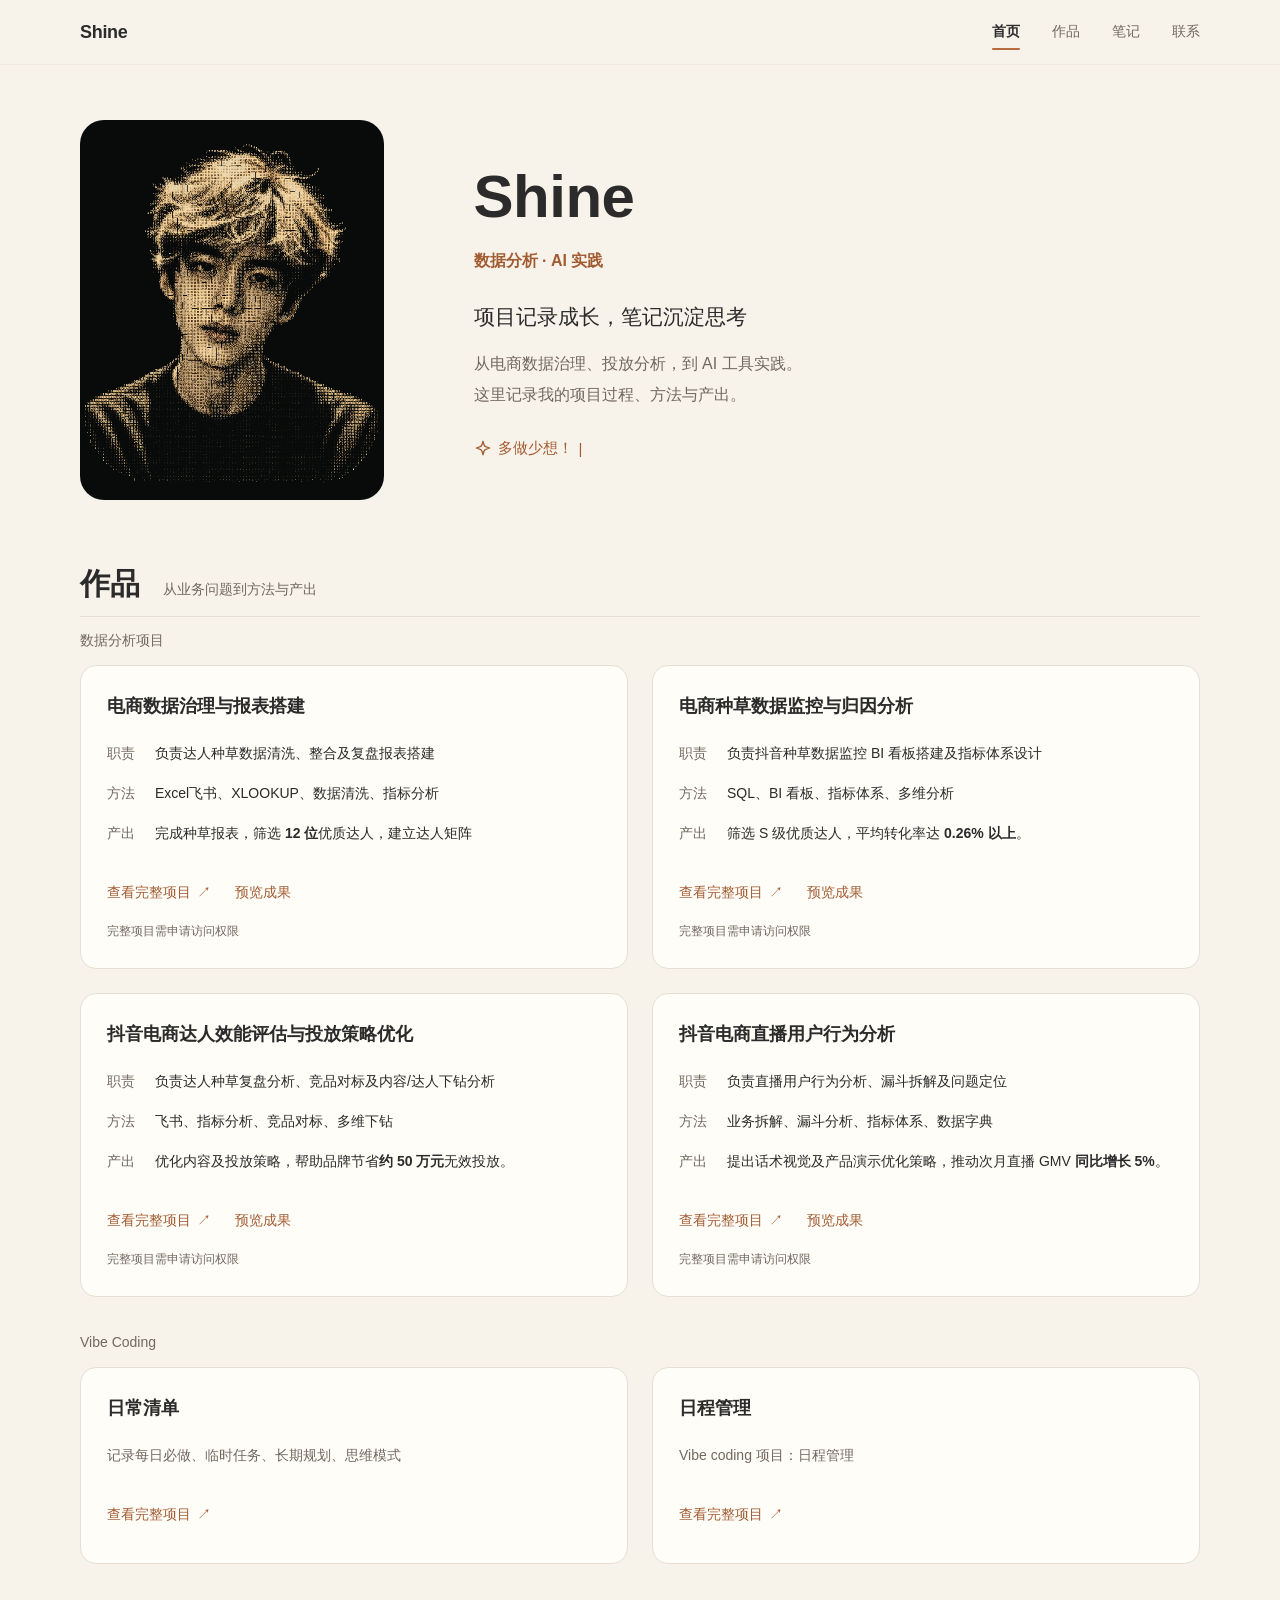
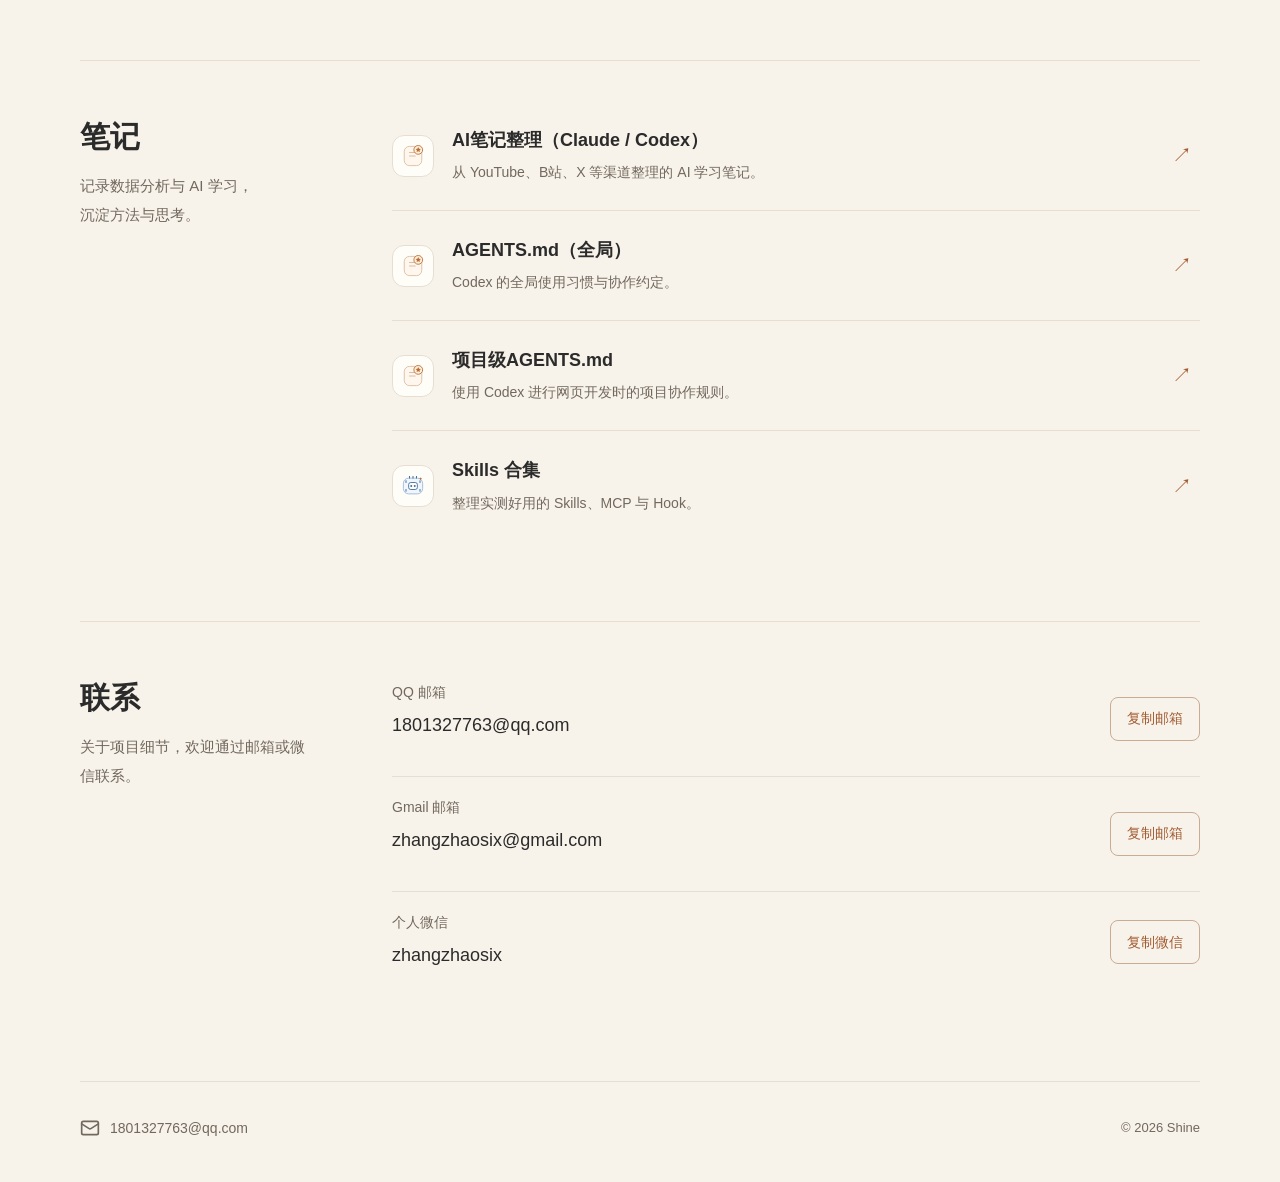
<file: code/index.html>
<!DOCTYPE html>
<html lang="zh-CN">
<head>
  <meta charset="UTF-8">
  <meta name="viewport" content="width=device-width, initial-scale=1.0">
  <title>Shine · 作品集</title>
  <script>
    (() => {
      const entry = performance.getEntriesByType('navigation')[0];
      window.__shineReload = entry ? entry.type === 'reload' : performance.navigation?.type === 1;
      window.__shineBackForward = entry ? entry.type === 'back_forward' : performance.navigation?.type === 2;
      if ('scrollRestoration' in history) history.scrollRestoration = window.__shineReload ? 'manual' : 'auto';
      if (!window.__shineReload) return;
      // 刷新从首屏重新开始；正常直达锚点和历史返回沿用浏览器行为。
      document.documentElement.style.overflowAnchor = 'none';
      if (location.hash) history.replaceState(history.state, '', location.pathname + location.search);
      window.scrollTo({ top: 0, left: 0, behavior: 'instant' });
      window.addEventListener('pagehide', () => { history.scrollRestoration = 'auto'; });
    })();
  </script>
  <link rel="icon" href="data:,">
  <link rel="stylesheet" href="css/style.css?v=20261029-2">
  <link rel="stylesheet" href="css/project-preview.css?v=20261029-4">
  <link rel="stylesheet" href="css/home-motion.css?v=20261029-1">
</head>
<body class="home-body">
  <a class="skip-link" href="#featuredSection">跳到作品</a>
  <!-- 导航栏 -->
  <nav class="navbar" aria-label="主导航">
    <div class="nav-inner">
      <a href="#home" class="nav-logo">Shine</a>
      <div class="nav-links">
        <a href="#home" class="nav-item active" aria-current="location">首页</a>
        <a href="#featuredSection" class="nav-item">作品</a>
        <a href="#notesSection" class="nav-item">笔记</a>
        <a href="#contactSection" class="nav-item">联系</a>
      </div>
    </div>
  </nav>

  <main class="home-page" id="home">
    <!-- Hero 首屏 -->
    <section class="hero-section" aria-labelledby="heroName">
      <div class="hero-portrait" role="img" aria-label="暖金色 ASCII 字符人物头像">
        <picture>
          <source srcset="assets/images/ascii-avatar.webp" type="image/webp">
          <img src="assets/images/ascii-avatar.png" width="1122" height="1402" alt="" aria-hidden="true" class="hero-portrait-image" fetchpriority="high">
        </picture>
        <canvas id="asciiPortrait" width="1122" height="1402" aria-hidden="true"></canvas>
      </div>
      <div class="hero-intro">
        <h1 class="hero-name" id="heroName">Shine</h1>
        <p class="hero-focus">数据分析 · AI 实践</p>
        <p class="hero-tagline">
          项目记录成长，笔记沉淀思考
        </p>
        <p class="hero-description">
          从电商数据治理、投放分析，到 AI 工具实践。<br>
          这里记录我的项目过程、方法与产出。
        </p>

        <!-- 打字机轮播 -->
        <div class="typewriter-wrapper" aria-label="多做少想，持续行动">
          <span class="typewriter-prefix" aria-hidden="true">
            <svg class="typewriter-prefix-icon" viewBox="0 0 24 24" fill="none" stroke="currentColor" stroke-width="1.7" stroke-linecap="round" stroke-linejoin="round">
              <path d="m12 3 1.2 4.3a4.7 4.7 0 0 0 3.3 3.3L21 12l-4.5 1.4a4.7 4.7 0 0 0-3.3 3.3L12 21l-1.2-4.3a4.7 4.7 0 0 0-3.3-3.3L3 12l4.5-1.4a4.7 4.7 0 0 0 3.3-3.3L12 3Z"/>
            </svg>
          </span>
          <span class="typewriter-text" id="typewriterText" aria-hidden="true">多做少想！</span>
          <span class="typewriter-cursor" aria-hidden="true">|</span>
        </div>
      </div>
    </section>

    <!-- 作品 -->
    <section class="home-works home-block" id="featuredSection" aria-labelledby="worksHeading" tabindex="-1">
      <!-- 由 JS 动态渲染 -->
    </section>

    <!-- 笔记 -->
    <section class="home-notes home-block" id="notesSection" aria-labelledby="notesHeading">
      <!-- 由 JS 动态渲染 -->
    </section>

    <section class="home-contact home-block" id="contactSection" aria-labelledby="contactHeading">
      <div class="home-section-intro reveal">
        <h2 id="contactHeading">联系</h2>
        <p>关于项目细节，欢迎通过邮箱或微信联系。</p>
      </div>
      <div class="contact-list reveal">
        <div class="contact-row">
          <div class="contact-details">
            <span class="contact-label">QQ 邮箱</span>
            <a id="contactQqEmail" class="contact-value contact-value-link" href="mailto:1801327763@qq.com">1801327763@qq.com</a>
          </div>
          <button type="button" class="btn btn-outline contact-copy" data-copy-target="contactQqEmail" data-copy-label="QQ 邮箱" aria-label="复制 QQ 邮箱">复制邮箱</button>
        </div>
        <div class="contact-row">
          <div class="contact-details">
            <span class="contact-label">Gmail 邮箱</span>
            <a id="contactGmail" class="contact-value contact-value-link" href="mailto:zhangzhaosix@gmail.com">zhangzhaosix@gmail.com</a>
          </div>
          <button type="button" class="btn btn-outline contact-copy" data-copy-target="contactGmail" data-copy-label="Gmail 邮箱" aria-label="复制 Gmail 邮箱">复制邮箱</button>
        </div>
        <div class="contact-row">
          <div class="contact-details">
            <span class="contact-label">个人微信</span>
            <span id="contactWechat" class="contact-value">zhangzhaosix</span>
          </div>
          <button type="button" class="btn btn-outline contact-copy" data-copy-target="contactWechat" data-copy-label="微信号" aria-label="复制微信号">复制微信</button>
        </div>
        <p id="contactCopyStatus" class="contact-copy-status" role="status" aria-live="polite"></p>
      </div>
    </section>
  </main>

    <footer class="contact-section home-footer">
      <div class="contact-inner">
        <a href="mailto:1801327763@qq.com" class="contact-link" title="发送邮件">
          <svg width="20" height="20" viewBox="0 0 24 24" fill="none" stroke="currentColor" stroke-width="2" stroke-linecap="round" stroke-linejoin="round" aria-hidden="true"><rect x="2" y="4" width="20" height="16" rx="2"></rect><path d="m22 7-8.97 5.7a1.94 1.94 0 0 1-2.06 0L2 7"></path></svg>
          <span>1801327763@qq.com</span>
        </a>
        <span class="contact-copyright">© 2026 Shine</span>
      </div>
    </footer>

  <script src="js/firebase-portfolio.js"></script>
  <script src="js/project-text.js?v=20261029-2"></script>
  <script src="js/project-preview.js?v=20261029-9"></script>
  <script src="js/home-motion.js?v=20261029-1"></script>
  <script src="js/app.js?v=20261029-2"></script>
  <script src="js/contact.js"></script>
  <script src="js/ascii-avatar.js?v=20261026-2"></script>
</body>
</html>
</file>
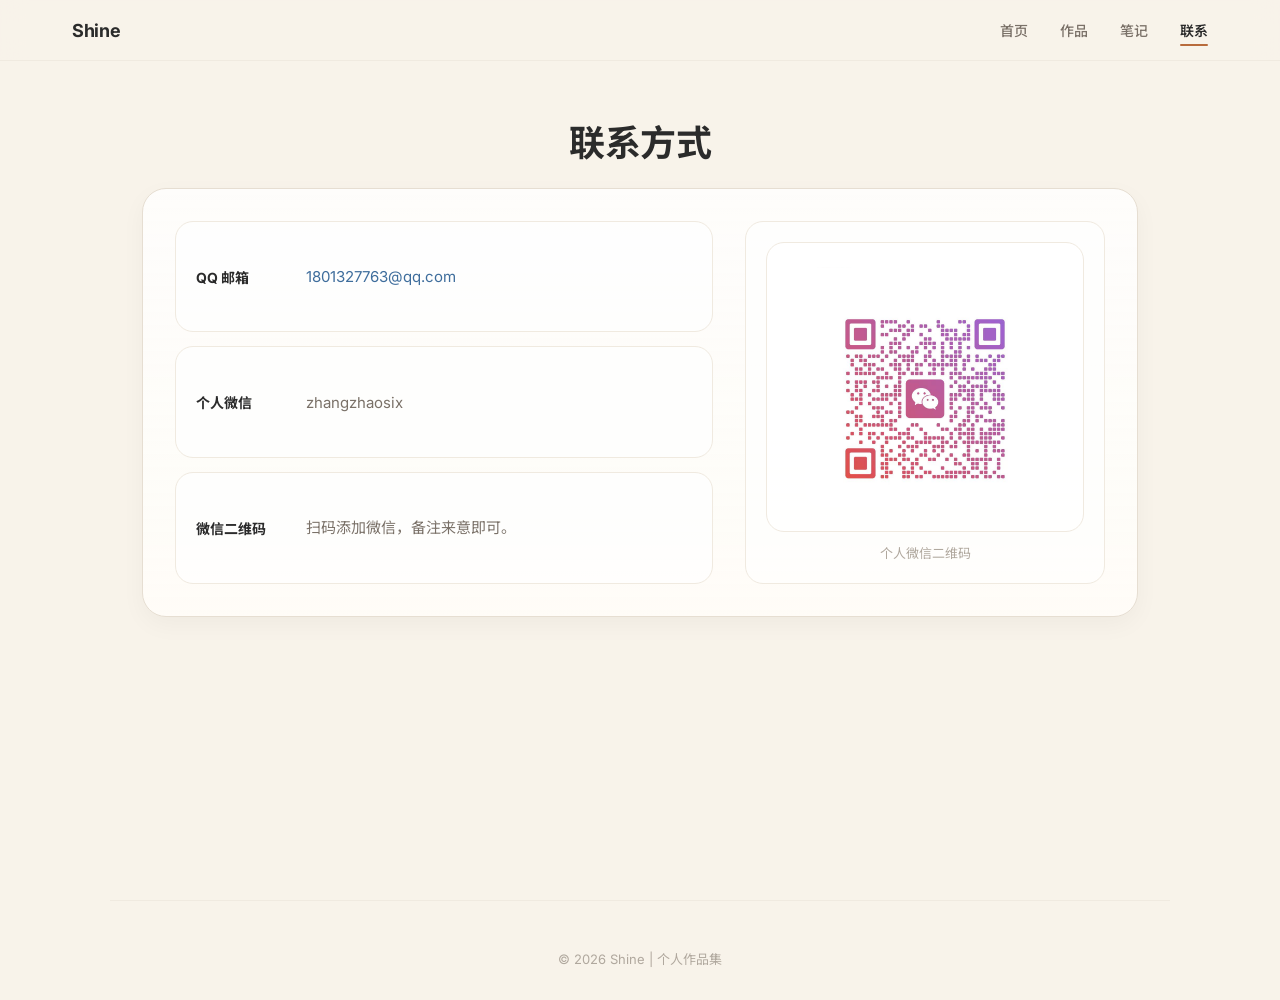
<file: contact.html>
<!DOCTYPE html>
<html lang="zh-CN">
<head>
  <meta charset="UTF-8">
  <meta name="viewport" content="width=device-width, initial-scale=1.0">
  <title>联系方式 - Shine</title>
  <link rel="preconnect" href="https://fonts.googleapis.com">
  <link rel="preconnect" href="https://fonts.gstatic.com" crossorigin>
  <link rel="stylesheet" href="css/style.css">
</head>
<body>
  <nav class="navbar">
    <div class="nav-inner">
      <a href="index.html" class="nav-logo">Shine</a>
      <div class="nav-links">
        <a href="index.html" class="nav-item">首页</a>
        <a href="works.html" class="nav-item">作品</a>
        <a href="notes.html" class="nav-item">笔记</a>
        <a href="contact.html" class="nav-item active">联系</a>
      </div>
    </div>
  </nav>

  <main class="contact-page">
    <section class="contact-hero fade-in">
      <h1 class="contact-title">联系方式</h1>
    </section>

    <section class="contact-panel">
      <div class="contact-panel-inner">
        <div class="contact-list">
          <div class="contact-row">
            <span class="contact-label">QQ 邮箱</span>
            <a class="contact-value contact-value-link" href="mailto:1801327763@qq.com">1801327763@qq.com</a>
          </div>

          <div class="contact-row">
            <span class="contact-label">个人微信</span>
            <span class="contact-value">zhangzhaosix</span>
          </div>

          <div class="contact-row contact-row-compact">
            <span class="contact-label">微信二维码</span>
            <p class="contact-text">扫码添加微信，备注来意即可。</p>
          </div>
        </div>

        <figure class="contact-qr-card">
          <div class="contact-qr-frame">
            <img src="assets/contact/wechat-qr.jpg" alt="个人微信二维码" class="contact-qr-image">
          </div>
          <figcaption class="contact-qr-caption">个人微信二维码</figcaption>
        </figure>
      </div>
    </section>
  </main>

  <div class="footer">
    <span>© 2026 Shine | 个人作品集</span>
  </div>
</body>
</html>
</file>
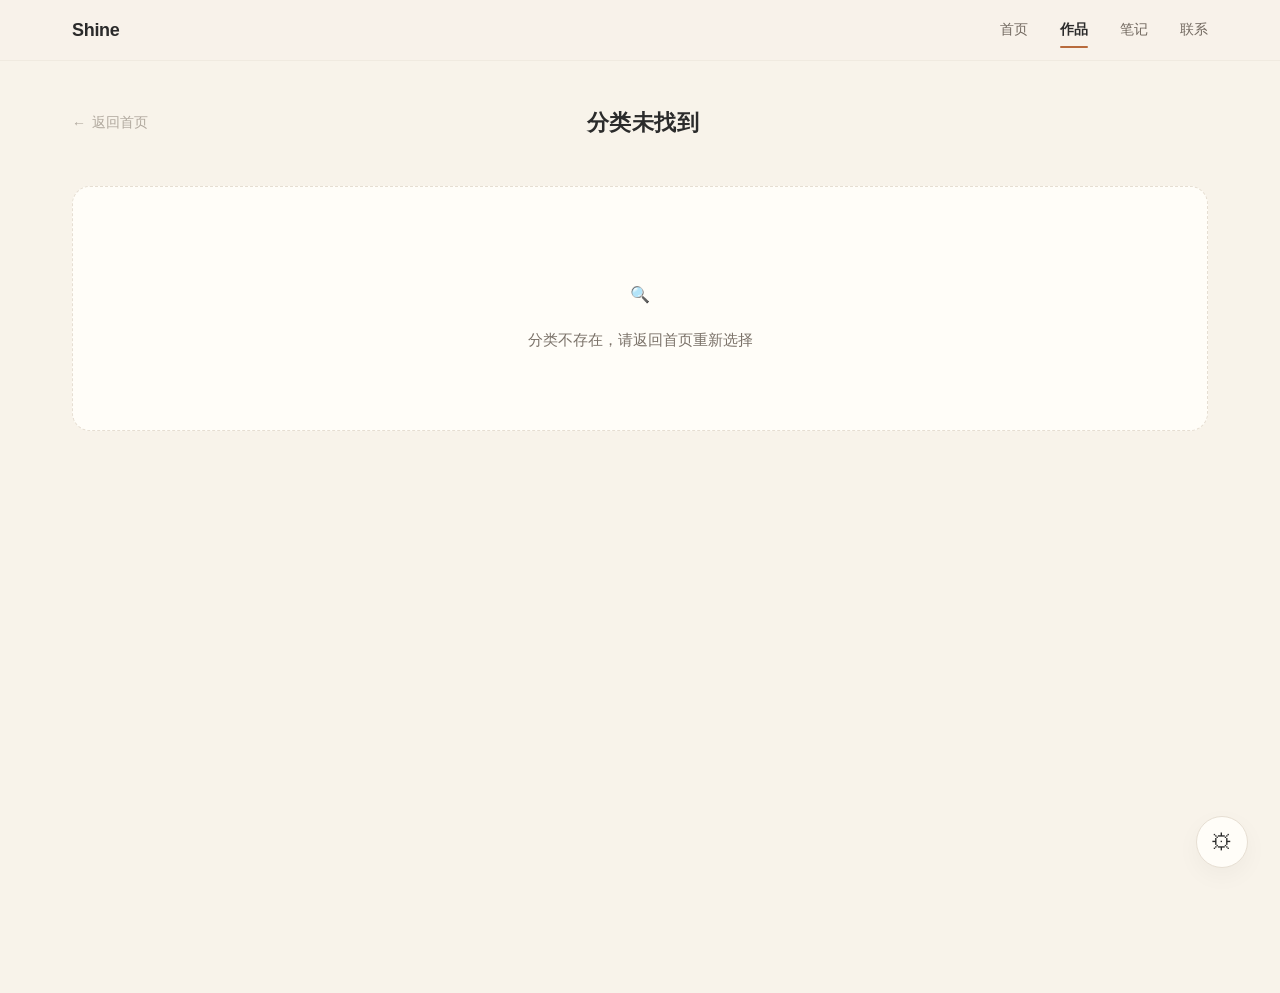
<file: code/category.html>
<!DOCTYPE html>
<html lang="zh-CN">
<head>
  <meta charset="UTF-8">
  <meta name="viewport" content="width=device-width, initial-scale=1.0">
  <title>作品分类 · Shine</title>
  <link rel="icon" href="data:,">
  <link rel="stylesheet" href="css/style.css?v=20261029-2">
</head>
<body>
  <!-- 导航栏 -->
  <nav class="navbar">
    <div class="nav-inner">
      <a href="index.html" class="nav-logo">Shine</a>
      <div class="nav-links">
        <a href="index.html" class="nav-item">首页</a>
        <a href="works.html" class="nav-item active" aria-current="page">作品</a>
        <a href="notes.html" class="nav-item">笔记</a>
        <a href="contact.html" class="nav-item">联系</a>
      </div>
    </div>
  </nav>

  <div class="category-page">
    <!-- 页面头部 -->
    <div class="category-header">
      <a href="index.html" class="back-link">
        <span>←</span> 返回首页
      </a>
      <h2 class="category-title" id="categoryTitle">加载中...</h2>
      <div style="width:70px;"></div>
    </div>

    <!-- 作品网格 -->
    <div class="project-grid" id="projectGrid">
      <!-- 由 JS 动态渲染 -->
    </div>
  </div>

  <!-- 浮动管理按钮 -->
  <button class="fab" id="fabManage" title="管理模式">⚙</button>
  <button class="fab-add" id="fabAdd" title="添加作品">+</button>
  <button class="fab-folder" id="fabFolder" title="新建分组">📁</button>

  <!-- 密码验证模态框 -->
  <button class="back-to-top" id="backToTop" title="Back To Top">
    <svg width="20" height="20" viewBox="0 0 24 24" fill="none" stroke="currentColor" stroke-width="2.5" stroke-linecap="round" stroke-linejoin="round"><polyline points="18 15 12 9 6 15"/></svg>
  </button>
  <div class="toast-container" id="toastContainer"></div>

  <div class="modal-overlay" id="passwordModal">
    <div class="modal-box" style="max-width:380px;">
      <div class="modal-title" style="text-align:center;">管理员登录</div>
      <p class="admin-network-notice">管理和发布需要连接云端，请先开启 VPN。普通浏览无需开启。</p>
      <div class="modal-body">
        <label class="field-label" for="inputLoginEmail">登录邮箱</label>
        <input type="email" class="input-field" id="inputLoginEmail" value="1801327763@qq.com" readonly style="font-size:15px;">
        <label class="field-label" for="inputLoginPassword">登录密码</label>
        <input type="password" class="input-field" id="inputLoginPassword" placeholder="请输入密码" autocomplete="current-password" style="text-align:center;font-size:18px;letter-spacing:4px;">
        <p id="loginError" class="field-error" style="display:none;">登录失败，请检查邮箱 / 密码或 Firebase 配置。</p>
      </div>
      <div class="modal-footer" style="justify-content:center;">
        <button class="btn btn-outline" id="btnPwdCancel">取消</button>
        <button class="btn btn-solid" id="btnPwdConfirm">确认</button>
      </div>
    </div>
  </div>

  <!-- 添加/编辑模态框 -->
  <div class="modal-overlay" id="formModal">
    <div class="modal-box">
      <div class="modal-title" id="formModalTitle">添加作品</div>
      <div class="modal-body">
        <label class="field-label" for="inputName">作品名称</label>
        <input type="text" class="input-field" id="inputName" placeholder="作品名称" maxlength="50">
        <label class="field-label" for="inputUrl">作品网址</label>
        <input type="text" class="input-field" id="inputUrl" placeholder="作品网址（可选）" maxlength="500">
        <label class="field-label" for="inputDesc">作品简介</label>
        <textarea class="input-field" id="inputDesc" placeholder="作品简介" maxlength="200" rows="3"></textarea>
        <label class="field-label" for="inputTags">标签</label>
        <input type="text" class="input-field" id="inputTags" placeholder="用逗号分隔，例如：数据分析, BI" maxlength="200">
        <label class="field-label" for="selectStatus">状态</label>
        <select class="input-field" id="selectStatus">
          <option value="已完成">已完成</option>
          <option value="进行中">进行中</option>
          <option value="迭代中">迭代中</option>
          <option value="待补充">待补充</option>
        </select>
        <p class="field-helper">标签会按逗号拆分后保存到 Firestore，状态为固定枚举值。</p>
        <p id="formError" class="field-error" style="display:none;">保存失败，请重试。</p>
      </div>
      <div class="modal-footer">
        <button class="btn btn-outline" id="btnFormCancel">取消</button>
        <button class="btn btn-solid" id="btnFormSave">保存</button>
      </div>
    </div>
  </div>

  <!-- 分组创建/编辑模态框 -->
  <div class="modal-overlay" id="groupFormModal">
    <div class="modal-box" style="max-width:380px;">
      <div class="modal-title" id="groupFormModalTitle">新建分组</div>
      <div class="modal-body">
        <label class="field-label" for="inputGroupName">分组名称</label>
        <input type="text" class="input-field" id="inputGroupName" placeholder="例如：Python项目" maxlength="30">
        <p id="groupFormError" class="field-error" style="display:none;">保存失败，请重试。</p>
      </div>
      <div class="modal-footer" style="justify-content:center;">
        <button class="btn btn-outline" id="btnGroupCancel">取消</button>
        <button class="btn btn-solid" id="btnGroupSave">保存</button>
      </div>
    </div>
  </div>

  <!-- 删除确认模态框 -->
  <div class="modal-overlay confirm-overlay" id="confirmModal">
    <div class="modal-box">
      <div class="confirm-text">确定要删除这个作品吗？</div>
      <div class="confirm-sub" id="confirmProjectName"></div>
      <div class="modal-footer" style="justify-content:center;">
        <button class="btn btn-outline" id="btnConfirmCancel">取消</button>
        <button class="btn btn-danger" id="btnConfirmDelete">删除</button>
      </div>
    </div>
  </div>

  <script src="js/firebase-portfolio.js"></script>
  <script src="js/publish.js"></script>
  <script src="js/project-text.js?v=20261029-2"></script>
  <script src="js/category.js?v=20261029-2"></script>
</body>
</html>
</file>
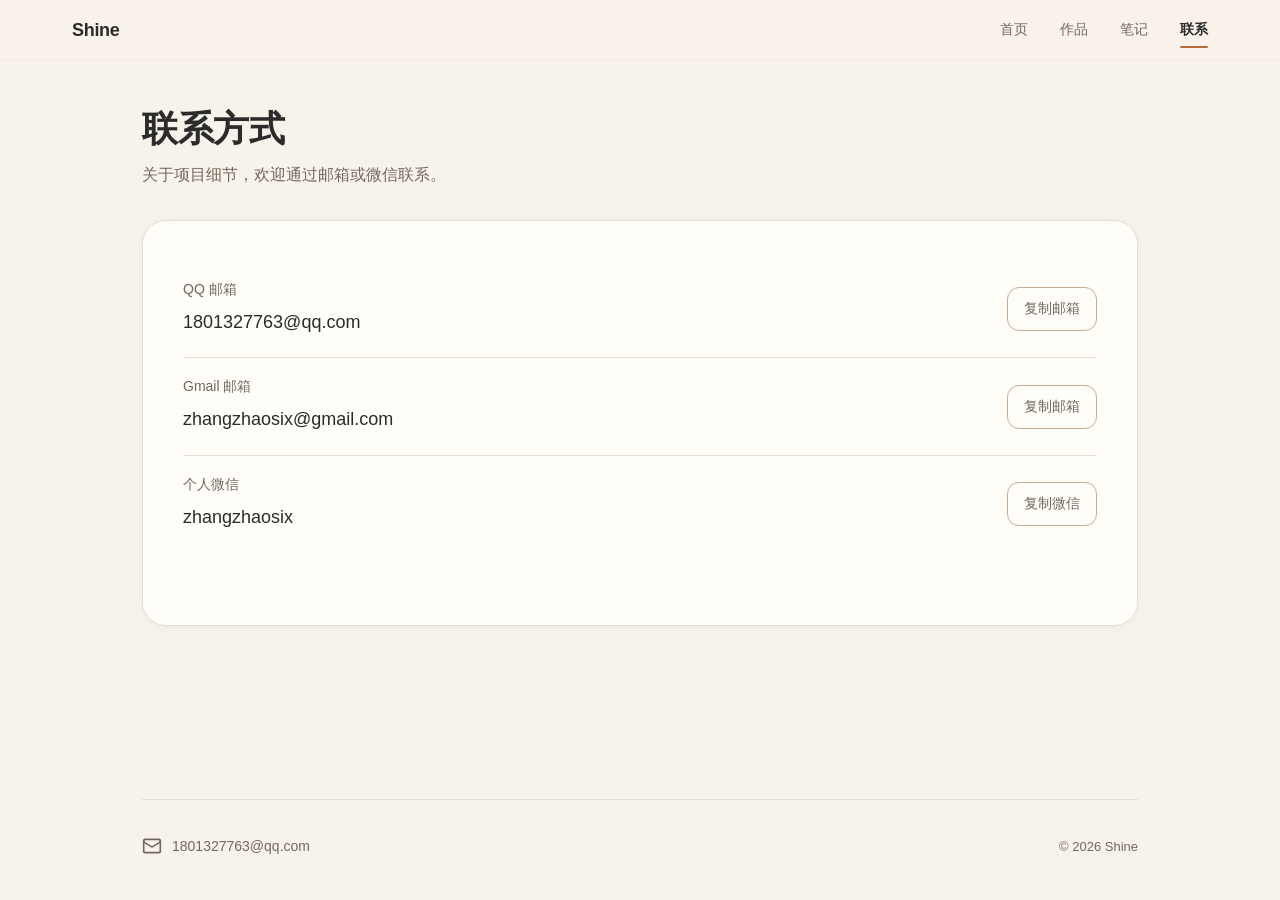
<file: code/contact.html>
<!DOCTYPE html>
<html lang="zh-CN">
<head>
  <meta charset="UTF-8">
  <meta name="viewport" content="width=device-width, initial-scale=1.0">
  <title>联系方式 - Shine</title>
  <link rel="icon" href="data:,">
  <link rel="stylesheet" href="css/style.css?v=20261029-2">
</head>
<body class="contact-body">
  <nav class="navbar">
    <div class="nav-inner">
      <a href="index.html" class="nav-logo">Shine</a>
      <div class="nav-links">
        <a href="index.html" class="nav-item">首页</a>
        <a href="works.html" class="nav-item">作品</a>
        <a href="notes.html" class="nav-item">笔记</a>
        <a href="contact.html" class="nav-item active" aria-current="page">联系</a>
      </div>
    </div>
  </nav>

  <main class="contact-page">
    <section class="contact-hero fade-in">
      <h1 class="contact-title">联系方式</h1>
      <p class="contact-intro">关于项目细节，欢迎通过邮箱或微信联系。</p>
    </section>

    <section class="contact-panel">
      <div class="contact-panel-inner">
        <div class="contact-list">
          <div class="contact-row">
            <div class="contact-details">
              <span class="contact-label">QQ 邮箱</span>
              <a id="contactQqEmail" class="contact-value contact-value-link" href="mailto:1801327763@qq.com">1801327763@qq.com</a>
            </div>
            <button type="button" class="btn btn-outline contact-copy" data-copy-target="contactQqEmail" data-copy-label="QQ 邮箱" aria-label="复制 QQ 邮箱">复制邮箱</button>
          </div>

          <div class="contact-row">
            <div class="contact-details">
              <span class="contact-label">Gmail 邮箱</span>
              <a id="contactGmail" class="contact-value contact-value-link" href="mailto:zhangzhaosix@gmail.com">zhangzhaosix@gmail.com</a>
            </div>
            <button type="button" class="btn btn-outline contact-copy" data-copy-target="contactGmail" data-copy-label="Gmail 邮箱" aria-label="复制 Gmail 邮箱">复制邮箱</button>
          </div>

          <div class="contact-row">
            <div class="contact-details">
              <span class="contact-label">个人微信</span>
              <span id="contactWechat" class="contact-value">zhangzhaosix</span>
            </div>
            <button type="button" class="btn btn-outline contact-copy" data-copy-target="contactWechat" data-copy-label="微信号" aria-label="复制微信号">复制微信</button>
          </div>
          <p id="contactCopyStatus" class="contact-copy-status" role="status" aria-live="polite"></p>
        </div>
      </div>
    </section>
  </main>

  <footer class="contact-section">
    <div class="contact-inner">
      <a href="mailto:1801327763@qq.com" class="contact-link" title="发送邮件">
        <svg width="20" height="20" viewBox="0 0 24 24" fill="none" stroke="currentColor" stroke-width="2" stroke-linecap="round" stroke-linejoin="round" aria-hidden="true"><rect x="2" y="4" width="20" height="16" rx="2"></rect><path d="m22 7-8.97 5.7a1.94 1.94 0 0 1-2.06 0L2 7"></path></svg>
        <span>1801327763@qq.com</span>
      </a>
      <span class="contact-copyright">© 2026 Shine</span>
    </div>
  </footer>
  <script src="js/contact.js"></script>
</body>
</html>
</file>
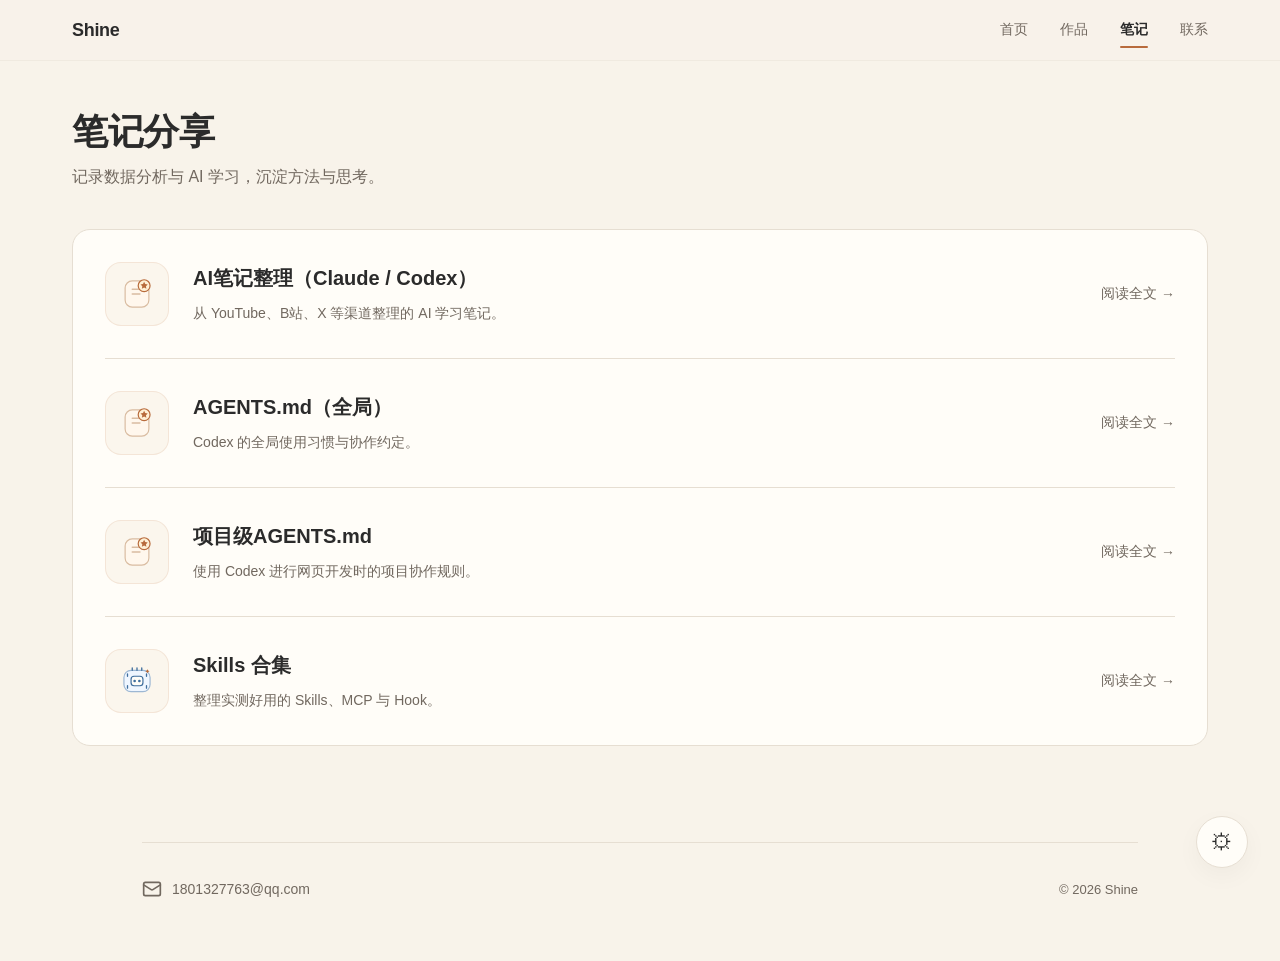
<file: code/notes.html>
<!DOCTYPE html>
<html lang="zh-CN">
<head>
  <meta charset="UTF-8">
  <meta name="viewport" content="width=device-width, initial-scale=1.0">
  <title>笔记分享 · Shine</title>
  <link rel="icon" href="data:,">
  <link rel="stylesheet" href="css/style.css?v=20261029-2">
</head>
<body>
  <!-- 导航栏 -->
  <nav class="navbar">
    <div class="nav-inner">
      <a href="index.html" class="nav-logo">Shine</a>
      <div class="nav-links">
        <a href="index.html" class="nav-item">首页</a>
        <a href="works.html" class="nav-item">作品</a>
        <a href="notes.html" class="nav-item active" aria-current="page">笔记</a>
        <a href="contact.html" class="nav-item">联系</a>
      </div>
    </div>
  </nav>

  <div class="notes-page">
    <!-- 页面头部 Hero -->
    <section class="page-hero fade-in">
      <div class="page-hero-content">
        <h1 class="page-hero-title">笔记分享</h1>
        <p class="page-hero-sub">记录数据分析与 AI 学习，沉淀方法与思考。</p>
      </div>
    </section>

    <!-- 笔记内容区 -->
    <div class="notes-layout">
      <div class="notes-main">
        <!-- 精选推荐笔记 -->
        <div id="featuredNoteSection">
          <!-- 由 JS 动态渲染 -->
        </div>

        <!-- 笔记列表 -->
        <div class="notes-grid" id="notesGrid">
          <!-- 由 JS 动态渲染 -->
        </div>

        <!-- 分页器 -->
        <div class="pagination" id="notesPagination">
          <!-- 由 JS 动态渲染 -->
        </div>
      </div>

    </div>

    <!-- 页脚 -->
    <footer class="contact-section">
      <div class="contact-inner">
        <a href="mailto:1801327763@qq.com" class="contact-link" title="发送邮件">
          <svg width="20" height="20" viewBox="0 0 24 24" fill="none" stroke="currentColor" stroke-width="2" stroke-linecap="round" stroke-linejoin="round" aria-hidden="true"><rect x="2" y="4" width="20" height="16" rx="2"></rect><path d="m22 7-8.97 5.7a1.94 1.94 0 0 1-2.06 0L2 7"></path></svg>
          <span>1801327763@qq.com</span>
        </a>
        <span class="contact-copyright">© 2026 Shine</span>
      </div>
    </footer>
  </div>

  <!-- 浮动管理按钮 -->
  <button class="fab" id="fabManage" title="管理模式">⚙</button>
  <button class="fab-add" id="fabAdd" title="添加笔记">+</button>
  <button class="back-to-top" id="backToTop" title="Back To Top">
    <svg width="20" height="20" viewBox="0 0 24 24" fill="none" stroke="currentColor" stroke-width="2.5" stroke-linecap="round" stroke-linejoin="round"><polyline points="18 15 12 9 6 15"/></svg>
  </button>
  <div class="toast-container" id="toastContainer"></div>

  <!-- 密码验证模态框 -->
  <div class="modal-overlay" id="passwordModal">
    <div class="modal-box" style="max-width:380px;">
      <div class="modal-title" style="text-align:center;">管理员登录</div>
      <p class="admin-network-notice">管理和发布需要连接云端，请先开启 VPN。普通浏览无需开启。</p>
      <div class="modal-body">
        <label class="field-label" for="inputLoginEmail">登录邮箱</label>
        <input type="email" class="input-field" id="inputLoginEmail" value="1801327763@qq.com" readonly style="font-size:15px;">
        <label class="field-label" for="inputLoginPassword">登录密码</label>
        <input type="password" class="input-field" id="inputLoginPassword" placeholder="请输入密码" autocomplete="current-password" style="text-align:center;font-size:18px;letter-spacing:4px;">
        <p id="loginError" class="field-error" style="display:none;">登录失败，请检查邮箱 / 密码或 Firebase 配置。</p>
      </div>
      <div class="modal-footer" style="justify-content:center;">
        <button class="btn btn-outline" id="btnPwdCancel">取消</button>
        <button class="btn btn-solid" id="btnPwdConfirm">确认</button>
      </div>
    </div>
  </div>

  <!-- 添加/编辑笔记模态框 -->
  <div class="modal-overlay" id="formModal">
    <div class="modal-box">
      <div class="modal-title" id="formModalTitle">添加笔记</div>
      <div class="modal-body">
        <label class="field-label" for="inputTitle">笔记标题</label>
        <input type="text" class="input-field" id="inputTitle" placeholder="笔记标题" maxlength="100">
        <label class="field-label" for="inputExcerpt">摘要</label>
        <textarea class="input-field" id="inputExcerpt" placeholder="笔记摘要" maxlength="300" rows="3"></textarea>
        <label class="field-label" for="inputUrl">链接</label>
        <input type="text" class="input-field" id="inputUrl" placeholder="相关链接（可选）" maxlength="500">
        <label class="field-label" for="inputTags">标签</label>
        <input type="text" class="input-field" id="inputTags" placeholder="用逗号分隔，例如：数据分析, SQL" maxlength="200">
        <label class="field-label" for="inputCategory">分类</label>
        <input type="text" class="input-field" id="inputCategory" list="noteCategoryOptions" placeholder="分类名称，例如：数据分析" maxlength="50">
        <datalist id="noteCategoryOptions">
          <option value="AI学习"></option>
          <option value="常用文档"></option>
          <option value="数据分析"></option>
          <option value="用户行为"></option>
          <option value="直播"></option>
          <option value="其他"></option>
        </datalist>
        <p class="field-helper">分类会决定默认图标；未命中推荐分类时会自动回退到通用笔记图标。</p>
        <p id="formError" class="field-error" style="display:none;">保存失败，请重试。</p>
      </div>
      <div class="modal-footer">
        <button class="btn btn-outline" id="btnFormCancel">取消</button>
        <button class="btn btn-solid" id="btnFormSave">保存</button>
      </div>
    </div>
  </div>

  <!-- 删除确认模态框 -->
  <div class="modal-overlay confirm-overlay" id="confirmModal">
    <div class="modal-box">
      <div class="confirm-text">确定要删除这篇笔记吗？</div>
      <div class="confirm-sub" id="confirmNoteTitle"></div>
      <div class="modal-footer" style="justify-content:center;">
        <button class="btn btn-outline" id="btnConfirmCancel">取消</button>
        <button class="btn btn-danger" id="btnConfirmDelete">删除</button>
      </div>
    </div>
  </div>

  <script src="js/firebase-portfolio.js"></script>
  <script src="js/publish.js"></script>
  <script src="js/notes.js"></script>
</body>
</html>
</file>
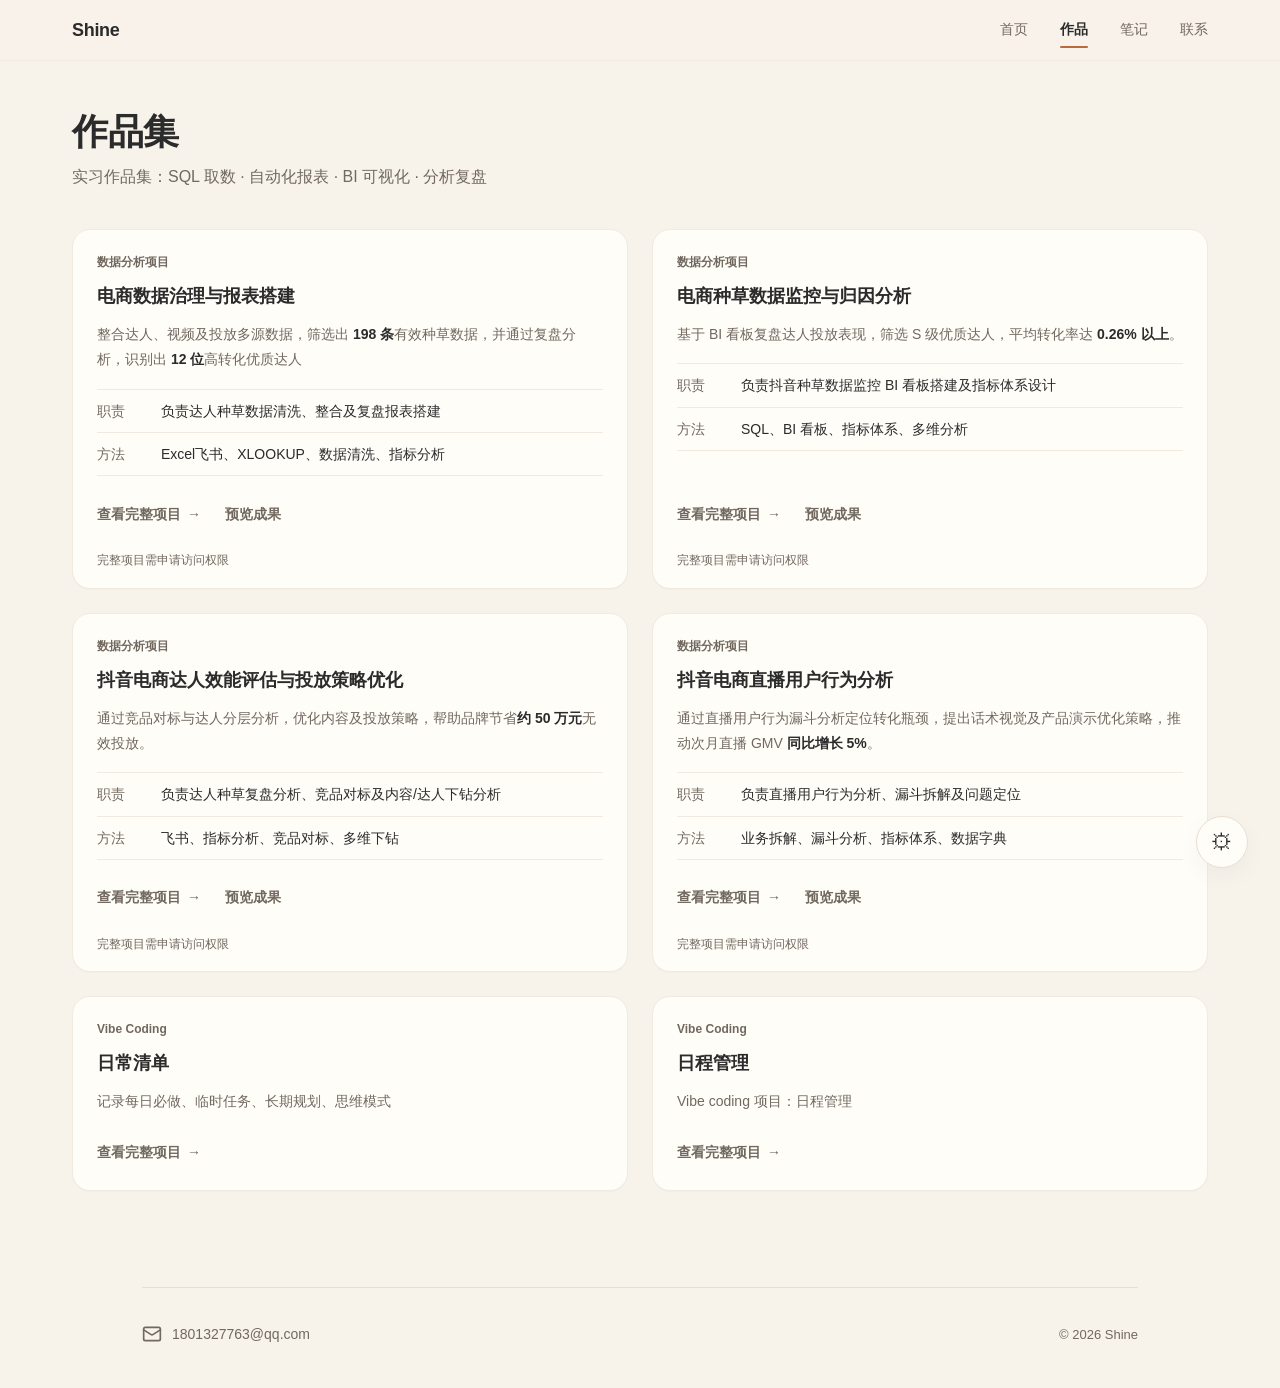
<file: code/works.html>
<!DOCTYPE html>
<html lang="zh-CN">
<head>
  <meta charset="UTF-8">
  <meta name="viewport" content="width=device-width, initial-scale=1.0">
  <title>作品集 · Shine</title>
  <link rel="icon" href="data:,">
  <link rel="stylesheet" href="css/style.css?v=20261029-2">
  <link rel="stylesheet" href="css/project-preview.css?v=20261029-4">
</head>
<body>
  <!-- 导航栏 -->
  <nav class="navbar">
    <div class="nav-inner">
      <a href="index.html" class="nav-logo">Shine</a>
      <div class="nav-links">
        <a href="index.html" class="nav-item">首页</a>
        <a href="works.html" class="nav-item active" aria-current="page">作品</a>
        <a href="notes.html" class="nav-item">笔记</a>
        <a href="contact.html" class="nav-item">联系</a>
      </div>
    </div>
  </nav>

  <div class="works-page">
    <!-- 页面头部 Hero -->
    <section class="page-hero fade-in">
      <div class="page-hero-content">
        <h1 class="page-hero-title">作品集</h1>
        <p class="page-hero-sub">实习作品集：SQL 取数 · 自动化报表 · BI 可视化 · 分析复盘</p>
      </div>
    </section>

    <!-- 作品网格 -->
    <div class="project-grid" id="worksGrid">
      <!-- 由 JS 动态渲染 -->
    </div>

    <!-- 分页器 -->
    <div class="pagination" id="worksPagination">
      <!-- 由 JS 动态渲染 -->
    </div>

    <!-- 页脚 -->
    <footer class="contact-section">
      <div class="contact-inner">
        <a href="mailto:1801327763@qq.com" class="contact-link" title="发送邮件">
          <svg width="20" height="20" viewBox="0 0 24 24" fill="none" stroke="currentColor" stroke-width="2" stroke-linecap="round" stroke-linejoin="round" aria-hidden="true"><rect x="2" y="4" width="20" height="16" rx="2"></rect><path d="m22 7-8.97 5.7a1.94 1.94 0 0 1-2.06 0L2 7"></path></svg>
          <span>1801327763@qq.com</span>
        </a>
        <span class="contact-copyright">© 2026 Shine</span>
      </div>
    </footer>
  </div>

  <!-- 浮动管理按钮 -->
  <button class="fab" id="fabManage" title="管理模式">⚙</button>
  <button class="fab-add" id="fabAdd" title="添加作品">+</button>
  <button class="back-to-top" id="backToTop" title="Back To Top">
    <svg width="20" height="20" viewBox="0 0 24 24" fill="none" stroke="currentColor" stroke-width="2.5" stroke-linecap="round" stroke-linejoin="round"><polyline points="18 15 12 9 6 15"/></svg>
  </button>
  <div class="toast-container" id="toastContainer"></div>

  <!-- 密码验证模态框 -->
  <div class="modal-overlay" id="passwordModal">
    <div class="modal-box" style="max-width:380px;">
      <div class="modal-title" style="text-align:center;">管理员登录</div>
      <p class="admin-network-notice">管理和发布需要连接云端，请先开启 VPN。普通浏览无需开启。</p>
      <div class="modal-body">
        <label class="field-label" for="inputLoginEmail">登录邮箱</label>
        <input type="email" class="input-field" id="inputLoginEmail" value="1801327763@qq.com" readonly style="font-size:15px;">
        <label class="field-label" for="inputLoginPassword">登录密码</label>
        <input type="password" class="input-field" id="inputLoginPassword" placeholder="请输入密码" autocomplete="current-password" style="text-align:center;font-size:18px;letter-spacing:4px;">
        <p id="loginError" class="field-error" style="display:none;">登录失败，请检查邮箱 / 密码或 Firebase 配置。</p>
      </div>
      <div class="modal-footer" style="justify-content:center;">
        <button class="btn btn-outline" id="btnPwdCancel">取消</button>
        <button class="btn btn-solid" id="btnPwdConfirm">确认</button>
      </div>
    </div>
  </div>

  <!-- 添加/编辑作品模态框 -->
  <div class="modal-overlay project-form-modal" id="formModal">
    <div class="modal-box">
      <div class="modal-title" id="formModalTitle">添加作品</div>
      <div class="modal-body">
        <label class="field-label" for="inputName">作品名称</label>
        <input type="text" class="input-field" id="inputName" placeholder="作品名称" maxlength="50">
        <label class="field-label" for="selectProjectType">项目类型（必选）</label>
        <select class="input-field" id="selectProjectType" required>
          <option value="">请选择项目类型</option>
        </select>
        <div id="customProjectTypeField" hidden>
          <label class="field-label" for="inputCustomProjectType">自定义项目类型</label>
          <input type="text" class="input-field" id="inputCustomProjectType" placeholder="例如：Vibe Coding 项目" maxlength="30" disabled>
        </div>
        <label class="field-label" for="inputUrl">作品网址</label>
        <input type="text" class="input-field" id="inputUrl" placeholder="作品网址（可选）" maxlength="500">
        <label class="field-label" for="inputDesc">作品简介</label>
        <textarea class="input-field" id="inputDesc" placeholder="作品简介" maxlength="200" rows="3"></textarea>
        <label class="field-label" for="inputRole">职责</label>
        <textarea class="input-field" id="inputRole" placeholder="你在项目中的具体职责，例如：指标体系梳理与看板搭建" maxlength="180" rows="2"></textarea>
        <label class="field-label" for="inputTools">工具 / 方法</label>
        <textarea class="input-field" id="inputTools" placeholder="使用的工具或分析方法，例如：SQL · Power BI · 漏斗分析" maxlength="180" rows="2"></textarea>
        <label class="field-label" for="inputOutcome">产出</label>
        <textarea class="input-field" id="inputOutcome" placeholder="可核实的产出或决策支持，例如：完成复盘报告，支持投放策略优化" maxlength="220" rows="2"></textarea>
        <label class="field-label" for="inputTags">标签</label>
        <input type="text" class="input-field" id="inputTags" placeholder="用逗号分隔，例如：数据分析, BI" maxlength="200">
        <p id="formError" class="field-error" role="alert" style="display:none;">保存失败，请重试。</p>
      </div>
      <div class="modal-footer">
        <button class="btn btn-outline" id="btnFormCancel">取消</button>
        <button class="btn btn-solid" id="btnFormSave">保存</button>
      </div>
    </div>
  </div>

  <!-- 删除确认模态框 -->
  <div class="modal-overlay confirm-overlay" id="confirmModal">
    <div class="modal-box">
      <div class="confirm-text">确定要删除这个作品吗？</div>
      <div class="confirm-sub" id="confirmProjectName"></div>
      <div class="modal-footer" style="justify-content:center;">
        <button class="btn btn-outline" id="btnConfirmCancel">取消</button>
        <button class="btn btn-danger" id="btnConfirmDelete">删除</button>
      </div>
    </div>
  </div>

  <script src="js/firebase-portfolio.js"></script>
  <script src="js/project-text.js?v=20261029-2"></script>
  <script src="js/publish.js"></script>
  <script src="js/project-preview.js?v=20261029-9"></script>
  <script src="js/works.js?v=20261029-2"></script>
</body>
</html>
</file>
<file: code/css/style.css>
/* ============================================
   个人作品集 - 温暖简约风格（Warm Minimal Portfolio）
   ============================================ */

/* --- 设计系统变量 --- */
:root {
  /* 颜色 */
  --bg-primary: #F8F3EA;
  --bg-card: #FFFDF8;
  --text-primary: #2B2B2B;
  --text-secondary: #7A7168;
  --text-tertiary: #B0A89E;
  --border-color: #E6DED2;
  --border-light: #F0EAE0;
  --accent-blue: #3E6D9C;
  --accent-blue-hover: #2D5A85;
  --accent-orange: #B86B3C;
  --accent-orange-light: rgba(184, 107, 60, 0.1);
  --tag-bg: #F2EDE4;
  --tag-text: #7A7168;
  --shadow-sm: 0 2px 8px rgba(0, 0, 0, 0.04);
  --shadow-md: 0 8px 24px rgba(0, 0, 0, 0.04);
  --shadow-lg: 0 16px 48px rgba(0, 0, 0, 0.06);
  --shadow-hover: 0 12px 36px rgba(0, 0, 0, 0.07);
  --radius-sm: 8px;
  --radius-md: 12px;
  --radius-lg: 18px;
  --radius-xl: 24px;
  --radius-full: 999px;

  /* 字体 */
  --font-body: -apple-system, BlinkMacSystemFont, 'Segoe UI', 'PingFang SC', 'Microsoft YaHei', sans-serif;
  --font-heading: -apple-system, BlinkMacSystemFont, 'Segoe UI', 'PingFang SC', 'Microsoft YaHei', sans-serif;

  /* 间距 */
  --space-xs: 4px;
  --space-sm: 8px;
  --space-md: 16px;
  --space-lg: 24px;
  --space-xl: 32px;
  --space-2xl: 48px;
  --space-3xl: 64px;

  /* z-index 体系 */
  --z-nav: 100;
  --z-fab: 90;
  --z-back-to-top: 80;
  --z-modal-overlay: 1000;
  --z-modal: 1001;
  --z-toast: 2000;

  /* 过渡 */
  --transition-fast: 0.15s ease;
  --transition-base: 0.25s ease;
  --transition-slow: 0.4s ease;
}

.publication-panel {
  max-width: 1080px;
  margin: 28px auto 0;
  padding: 20px 24px;
  display: flex;
  align-items: center;
  justify-content: space-between;
  gap: 24px;
  border: 1px solid var(--border-color);
  border-radius: var(--radius-md);
  background: var(--bg-card);
}
.publication-panel[hidden] { display: none; }
.publication-panel:not([hidden]) + .works-page,
.publication-panel:not([hidden]) + .notes-page,
.publication-panel:not([hidden]) + .category-page { padding-top: 32px; }
.publication-copy p, .admin-network-notice { font-size: 14px; line-height: 1.6; color: var(--text-secondary); }
.publication-copy p { margin-top: 6px; }
.publication-status { color: var(--text-primary) !important; }
.publication-status.is-error { color: #9d352f !important; }
.admin-network-notice { padding: 0 24px; margin: 12px 0; }
.publication-panel button { min-height: 44px; min-width: 96px; flex-shrink: 0; }
.publication-panel button:disabled { opacity: .6; cursor: wait; }
.publication-panel button:focus-visible { outline: 2px solid var(--accent-blue); outline-offset: 4px; }
@media (max-width: 640px) {
  .publication-panel { margin: 20px 16px 0; padding: 16px; align-items: stretch; flex-direction: column; gap: 16px; }
  .publication-panel button { align-self: flex-start; }
}

/* --- 全局重置 & 基础 --- */
*, *::before, *::after {
  margin: 0;
  padding: 0;
  box-sizing: border-box;
}

html {
  scroll-behavior: smooth;
}

::selection { background: #EAD4BC; color: var(--text-primary); }

html, body {
  height: 100%;
  font-family: var(--font-body);
  color: var(--text-primary);
  -webkit-font-smoothing: antialiased;
  -moz-osx-font-smoothing: grayscale;
}

h1, h2, h3, h4, h5, h6 {
  font-family: var(--font-heading);
  font-weight: 700;
  line-height: 1.3;
}

body {
  min-height: 100vh;
  background: var(--bg-primary);
  overflow-x: hidden;
}

a {
  color: inherit;
  text-decoration: none;
}

img {
  max-width: 100%;
  height: auto;
  display: block;
}

/* --- 动画 --- */
@keyframes fadeIn {
  from { opacity: 0; }
  to   { opacity: 1; }
}

@keyframes slideUp {
  from { opacity: 0; transform: translateY(24px); }
  to   { opacity: 1; transform: translateY(0); }
}

@keyframes scaleIn {
  from { opacity: 0; transform: scale(0.96); }
  to   { opacity: 1; transform: scale(1); }
}

@keyframes fadeInUp {
  from { opacity: 0; transform: translateY(16px); }
  to   { opacity: 1; transform: translateY(0); }
}

/* 入场动画类 */
.fade-in    { animation: fadeIn 0.6s ease forwards; }
.slide-up   { animation: slideUp 0.6s ease forwards; }
.scale-in   { animation: scaleIn 0.5s ease forwards; }

/* 滚动可见性动画（由 JS 触发） */
.reveal {
  opacity: 0;
  transform: translateY(24px);
  transition: opacity 0.6s ease, transform 0.6s ease;
}

.reveal.visible {
  opacity: 1;
  transform: translateY(0);
}

/* 逐项延迟 */
.delay-1 { transition-delay: 0.05s; }
.delay-2 { transition-delay: 0.10s; }
.delay-3 { transition-delay: 0.15s; }
.delay-4 { transition-delay: 0.20s; }
.delay-5 { transition-delay: 0.25s; }
.delay-6 { transition-delay: 0.30s; }

/* prefers-reduced-motion */
@media (prefers-reduced-motion: reduce) {
  *, *::before, *::after {
    animation-duration: 0.01ms !important;
    transition-duration: 0.01ms !important;
  }
  .reveal { opacity: 1; transform: none; }
  html { scroll-behavior: auto; }
}

/* ============================================
   导航栏（通用）
   ============================================ */
.navbar {
  background: rgba(248, 243, 234, 0.85);
  border-bottom: 1px solid var(--border-light);
  transition: background var(--transition-base);
}

.nav-inner {
  max-width: 1200px;
  margin: 0 auto;
  padding: 0 var(--space-xl);
  height: 60px;
  display: flex;
  align-items: center;
  justify-content: space-between;
}

.nav-logo {
  display: inline-flex;
  align-items: center;
  min-height: 44px;
  font-size: 18px;
  font-weight: 700;
  color: var(--text-primary);
  letter-spacing: -0.3px;
  transition: color var(--transition-fast);
}

.nav-logo:hover {
  color: var(--accent-blue);
}

.nav-links {
  display: flex;
  align-items: center;
  gap: var(--space-xl);
}

.nav-item {
  position: relative;
  display: inline-flex;
  align-items: center;
  min-height: 44px;
  font-size: 14px;
  font-weight: 500;
  color: #71685F;
  padding: 4px 0;
  transition: color var(--transition-fast);
}

.nav-item::after {
  content: '';
  position: absolute;
  bottom: 4px;
  left: 0;
  width: 0;
  height: 2px;
  background: var(--accent-orange);
  border-radius: 2px;
  transition: width var(--transition-base);
}

.nav-item:hover {
  color: var(--text-primary);
}

.nav-item:hover::after {
  width: 100%;
}

.nav-item.active {
  color: var(--text-primary);
  font-weight: 600;
}

.nav-item.active::after {
  width: 100%;
  background: var(--accent-orange);
}

.nav-item:focus-visible,
.nav-logo:focus-visible {
  outline: 2px solid var(--accent-blue);
  outline-offset: 4px;
}

/* ============================================
   按钮
   ============================================ */
.btn {
  display: inline-flex;
  align-items: center;
  justify-content: center;
  gap: 6px;
  padding: 10px 24px;
  border-radius: var(--radius-md);
  border: 1.5px solid transparent;
  font-size: 14px;
  font-weight: 600;
  cursor: pointer;
  transition: all var(--transition-base);
  font-family: inherit;
  line-height: 1.4;
  white-space: nowrap;
}

.btn:focus-visible {
  outline: 2px solid var(--accent-blue);
  outline-offset: 2px;
}

.btn-solid {
  background: var(--accent-blue);
  color: #FFFFFF;
  border-color: var(--accent-blue);
}

.btn-solid:hover {
  background: var(--accent-blue-hover);
  border-color: var(--accent-blue-hover);
  transform: translateY(-1px);
  box-shadow: 0 4px 12px rgba(62, 109, 156, 0.25);
}

.btn-outline {
  background: transparent;
  border-color: var(--border-color);
  color: var(--text-primary);
}

.btn-outline:hover {
  border-color: var(--accent-blue);
  color: var(--accent-blue);
  background: rgba(62, 109, 156, 0.04);
}

.btn-danger {
  background: rgba(220, 60, 60, 0.06);
  border-color: rgba(220, 60, 60, 0.25);
  color: #dc3c3c;
}

.btn-danger:hover {
  background: rgba(220, 60, 60, 0.12);
  border-color: rgba(220, 60, 60, 0.4);
}

.btn-sm {
  padding: 6px 16px;
  font-size: 12px;
  border-radius: var(--radius-sm);
}

.btn-xs {
  padding: 4px 10px;
  font-size: 11px;
  border-radius: 6px;
}

/* ============================================
   输入框 & 表单
   ============================================ */
.input-field {
  width: 100%;
  padding: 12px 16px;
  background: var(--bg-card);
  border: 1.5px solid var(--border-color);
  border-radius: var(--radius-md);
  color: var(--text-primary);
  font-size: 14px;
  font-family: inherit;
  transition: border-color var(--transition-base), box-shadow var(--transition-base);
  outline: none;
}

.input-field::placeholder {
  color: var(--text-tertiary);
}

.input-field:focus {
  border-color: var(--accent-blue);
  box-shadow: 0 0 0 3px rgba(62, 109, 156, 0.1);
}

select.input-field {
  appearance: none;
  -webkit-appearance: none;
  background-image: url("data:image/svg+xml,%3Csvg xmlns='http://www.w3.org/2000/svg' width='12' height='12' viewBox='0 0 24 24' fill='none' stroke='%237A7168' stroke-width='2.5' stroke-linecap='round' stroke-linejoin='round'%3E%3Cpolyline points='6 9 12 15 18 9'/%3E%3C/svg%3E");
  background-repeat: no-repeat;
  background-position: right 14px center;
  padding-right: 40px;
}

textarea.input-field {
  resize: vertical;
  min-height: 80px;
}

.field-label {
  display: block;
  font-size: 13px;
  font-weight: 600;
  color: var(--text-secondary);
  margin-bottom: 6px;
}

.field-helper {
  font-size: 12px;
  line-height: 1.5;
  color: var(--text-tertiary);
  margin-top: -8px;
}

.field-error {
  font-size: 13px;
  color: #dc3c3c;
  line-height: 1.5;
}

/* 搜索框 */
.search-bar {
  position: relative;
  width: 100%;
  max-width: 480px;
}

.search-bar .search-icon {
  position: absolute;
  left: 16px;
  top: 50%;
  transform: translateY(-50%);
  width: 18px;
  height: 18px;
  color: var(--text-tertiary);
  pointer-events: none;
}

.search-bar .search-input {
  width: 100%;
  padding: 11px 16px 11px 44px;
  background: var(--bg-card);
  border: 1.5px solid var(--border-color);
  border-radius: var(--radius-full);
  color: var(--text-primary);
  font-size: 14px;
  font-family: inherit;
  outline: none;
  transition: border-color var(--transition-base), box-shadow var(--transition-base);
}

.search-bar .search-input::placeholder {
  color: var(--text-tertiary);
}

.search-bar .search-input:focus {
  border-color: var(--accent-blue);
  box-shadow: 0 0 0 3px rgba(62, 109, 156, 0.1);
}

/* ============================================
   标签
   ============================================ */
.tag-pill {
  display: inline-flex;
  align-items: center;
  padding: 4px 10px;
  border-radius: var(--radius-full);
  background: var(--tag-bg);
  color: var(--tag-text);
  font-size: 12px;
  line-height: 1.4;
  font-weight: 500;
  white-space: nowrap;
}

.tag-pill.tag-empty {
  color: var(--text-tertiary);
  font-style: italic;
}

.tag-list {
  display: flex;
  flex-wrap: wrap;
  gap: 6px;
}

/* 分类筛选胶囊 */
.filter-pills {
  display: flex;
  flex-wrap: wrap;
  gap: 8px;
}

.filter-pill {
  display: inline-flex;
  align-items: center;
  padding: 7px 18px;
  border-radius: var(--radius-full);
  background: var(--bg-card);
  border: 1.5px solid var(--border-color);
  color: var(--text-primary);
  font-size: 13px;
  font-weight: 500;
  cursor: pointer;
  transition: all var(--transition-base);
  user-select: none;
  white-space: nowrap;
}

.filter-pill:hover {
  border-color: var(--accent-blue);
  color: var(--accent-blue);
  background: rgba(62, 109, 156, 0.04);
}

.filter-pill.active {
  background: var(--accent-blue);
  border-color: var(--accent-blue);
  color: #FFFFFF;
}

.filter-pill.accent {
  background: var(--accent-orange-light);
  border-color: var(--accent-orange);
  color: var(--accent-orange);
}

.filter-pill.accent.active {
  background: var(--accent-orange);
  border-color: var(--accent-orange);
  color: #FFFFFF;
}

/* ============================================
   卡片（通用）
   ============================================ */
.card {
  background: var(--bg-card);
  border: 1px solid var(--border-color);
  border-radius: var(--radius-lg);
  box-shadow: var(--shadow-sm);
  transition: all var(--transition-base);
  overflow: hidden;
}

.card:hover {
  box-shadow: var(--shadow-hover);
  transform: translateY(-3px);
}

/* ============================================
   分页器
   ============================================ */
.pagination {
  display: flex;
  align-items: center;
  justify-content: center;
  gap: 6px;
  margin-top: var(--space-2xl);
}

.page-btn {
  display: inline-flex;
  align-items: center;
  justify-content: center;
  min-width: 36px;
  height: 36px;
  padding: 0 10px;
  border-radius: var(--radius-sm);
  background: var(--bg-card);
  border: 1px solid var(--border-color);
  color: var(--text-primary);
  font-size: 14px;
  font-family: inherit;
  font-weight: 500;
  cursor: pointer;
  transition: all var(--transition-fast);
  user-select: none;
}

.page-btn:hover {
  border-color: var(--accent-blue);
  color: var(--accent-blue);
}

.page-btn.active {
  background: var(--accent-blue);
  border-color: var(--accent-blue);
  color: #FFFFFF;
}

.page-btn:disabled {
  opacity: 0.4;
  cursor: default;
  pointer-events: none;
}

.page-btn:focus-visible {
  outline: 2px solid var(--accent-blue);
  outline-offset: 2px;
}

.page-ellipsis {
  display: inline-flex;
  align-items: center;
  justify-content: center;
  min-width: 36px;
  height: 36px;
  color: var(--text-tertiary);
  font-size: 14px;
}

/* ============================================
   首页（index.html）
   ============================================ */
/* Hero 区 */
.hero-section {
  display: grid;
  grid-template-columns: minmax(0, 336px) minmax(0, 1fr);
  align-items: center;
  gap: var(--space-3xl);
  padding: var(--space-2xl) var(--space-xl);
  max-width: 1060px;
  margin: 0 auto;
}

.hero-portrait {
  position: relative;
  width: 100%;
  aspect-ratio: 1122 / 1402;
  background: #090A0A;
  border-radius: var(--radius-xl);
  overflow: hidden;
}

.hero-portrait-image,
.hero-portrait canvas {
  width: 100%;
  height: 100%;
  display: block;
}

.hero-portrait canvas {
  position: absolute;
  inset: 0;
  opacity: 0;
}

.hero-portrait.is-ready .hero-portrait-image { opacity: 0; }
.hero-portrait.is-ready canvas { opacity: 1; }

.hero-intro {
  --accent-orange: #A25C32;
  --text-secondary: #71685F;
  min-width: 0;
}

.hero-focus {
  margin-bottom: var(--space-md);
  color: var(--accent-orange);
  font-size: 14px;
  font-weight: 600;
  line-height: 1.6;
}

.hero-name {
  font-size: clamp(40px, 5vw, 60px);
  font-weight: 800;
  letter-spacing: -0.5px;
  color: var(--text-primary);
  margin-bottom: var(--space-md);
}

.hero-tagline {
  font-size: 20px;
  color: var(--text-primary);
  font-weight: 400;
  line-height: 1.9;
  max-width: 560px;
  margin-bottom: var(--space-md);
}

.hero-description {
  max-width: 480px;
  margin-bottom: var(--space-lg);
  color: var(--text-secondary);
  font-size: 16px;
  line-height: 1.9;
}

.hero-sub {
  font-size: 14px;
  color: var(--text-tertiary);
  font-weight: 400;
}

/* 打字机（首页） */
.typewriter-wrapper {
  display: flex;
  align-items: center;
  justify-content: flex-start;
  gap: 6px;
  height: 28px;
  font-size: 15px;
  color: var(--text-secondary);
  font-weight: 400;
  margin-bottom: 0;
}

.typewriter-prefix {
  width: 18px;
  height: 18px;
  display: inline-flex;
  align-items: center;
  justify-content: center;
  color: var(--accent-orange);
  flex: 0 0 18px;
}

.typewriter-prefix-icon {
  display: block;
  width: 100%;
  height: 100%;
}

.typewriter-text {
  color: var(--accent-orange);
  font-weight: 500;
  min-width: 20px;
}

.typewriter-cursor {
  color: var(--accent-orange);
  font-weight: 300;
  animation: blink 0.8s step-end infinite;
  line-height: 1;
}

@keyframes blink {
  0%, 100% { opacity: 1; }
  50% { opacity: 0; }
}

/* 首页 section 通用 */
.home-section {
  max-width: 1060px;
  margin: 0 auto;
  padding: var(--space-2xl) var(--space-xl);
}

.section-header {
  display: flex;
  align-items: flex-end;
  justify-content: space-between;
  margin-bottom: var(--space-lg);
}

.section-title {
  font-size: 22px;
  font-weight: 700;
  color: var(--text-primary);
}

.section-link {
  font-size: 14px;
  font-weight: 500;
  color: var(--accent-blue);
  transition: color var(--transition-fast);
  display: inline-flex;
  align-items: center;
  gap: 4px;
}

.section-link:hover {
  color: var(--accent-blue-hover);
}

.section-link::after {
  content: '→';
  transition: transform var(--transition-fast);
}

.section-link:hover::after {
  transform: translateX(3px);
}

/* 精选作品（首页） */
.featured-section {
  max-width: 1060px;
  margin: 0 auto;
  padding: 0 var(--space-xl);
}

.featured-inner {
  background: var(--bg-card);
  border: 1px solid var(--border-color);
  border-radius: var(--radius-xl);
  padding: var(--space-xl);
  box-shadow: var(--shadow-sm);
}

.featured-header {
  display: flex;
  align-items: center;
  justify-content: space-between;
  gap: var(--space-md);
  margin-bottom: var(--space-sm);
}

.featured-heading {
  font-size: 22px;
  font-weight: 700;
  color: var(--text-primary);
}

.featured-all-link,
.notes-all-link {
  display: inline-flex;
  align-items: center;
  min-height: 44px;
  font-size: 14px;
  color: #71685F;
  white-space: nowrap;
}

.featured-all-link:hover,
.notes-all-link:hover {
  color: var(--text-primary);
}

.featured-grid {
  display: grid;
  grid-template-columns: repeat(2, minmax(0, 1fr));
  column-gap: 40px;
}

.featured-card {
  display: block;
  min-width: 0;
  padding: var(--space-lg) 0;
  border-top: 1px solid var(--border-color);
  text-decoration: none;
}

.featured-card:nth-child(-n+2) {
  padding-top: var(--space-md);
  border-top: 0;
}

.featured-card:hover .featured-name {
  text-decoration: underline;
  text-underline-offset: 4px;
}

.featured-card:focus-visible,
.featured-all-link:focus-visible,
.notes-all-link:focus-visible {
  outline: 2px solid var(--accent-blue);
  outline-offset: 6px;
}

.featured-name {
  margin-bottom: 12px;
  font-size: 18px;
  font-weight: 600;
  color: var(--text-primary);
  line-height: 1.5;
  overflow-wrap: anywhere;
}

.featured-desc {
  font-size: 14px;
  color: #71685F;
  line-height: 1.8;
  overflow-wrap: anywhere;
}

.featured-desc strong {
  color: var(--text-primary);
  font-weight: 700;
  white-space: nowrap;
}

/* 首页笔记板块 */
.notes-header {
  align-items: center;
  gap: var(--space-md);
}

.notes-preview-grid {
  display: grid;
  grid-template-columns: repeat(3, minmax(0, 1fr));
  gap: var(--space-lg);
}

.note-preview-card {
  display: flex;
  flex-direction: column;
  min-width: 0;
  background: var(--bg-card);
  border: 1px solid var(--border-color);
  border-radius: var(--radius-lg);
  padding: var(--space-lg);
  box-shadow: var(--shadow-sm);
  transition: all var(--transition-base);
  cursor: pointer;
  text-decoration: none;
}

.note-preview-card:hover {
  transform: translateY(-3px);
  box-shadow: var(--shadow-hover);
}

.note-preview-card:focus-visible {
  outline: 2px solid var(--accent-blue);
  outline-offset: 3px;
}

.note-preview-tag {
  color: #A25C32;
  font-size: 12px;
  font-weight: 500;
  line-height: 1.6;
  margin-bottom: 12px;
}

.note-preview-title {
  font-size: 18px;
  font-weight: 600;
  color: var(--text-primary);
  margin-bottom: 12px;
  display: -webkit-box;
  -webkit-line-clamp: 2;
  -webkit-box-orient: vertical;
  overflow: hidden;
  line-height: 1.5;
  overflow-wrap: anywhere;
}

.note-preview-excerpt {
  font-size: 14px;
  color: #71685F;
  line-height: 1.8;
  display: -webkit-box;
  -webkit-line-clamp: 2;
  -webkit-box-orient: vertical;
  overflow: hidden;
  overflow-wrap: anywhere;
}

/* 分类卡片网格（首页分类入口） */
.category-grid {
  display: grid;
  grid-template-columns: repeat(3, 1fr);
  gap: var(--space-lg);
  max-width: 1060px;
  margin: 0 auto;
  padding: 0 var(--space-xl) var(--space-2xl);
}

.category-card {
  padding: var(--space-xl) var(--space-lg);
  text-align: center;
  cursor: pointer;
  transition: all var(--transition-base);
  background: var(--bg-card);
  border: 1px solid var(--border-color);
  border-radius: var(--radius-lg);
  box-shadow: var(--shadow-sm);
  position: relative;
  overflow: hidden;
}

.category-card:hover {
  transform: translateY(-4px);
  box-shadow: var(--shadow-hover);
  border-color: var(--accent-blue);
}

.category-card:focus-visible {
  outline: 2px solid var(--accent-blue);
  outline-offset: 3px;
}

.category-card::after {
  content: '→';
  position: absolute;
  bottom: 16px;
  right: 20px;
  font-size: 16px;
  color: var(--text-tertiary);
  transition: all var(--transition-base);
}

.category-card:hover::after {
  color: var(--accent-blue);
  transform: translateX(4px);
}

.category-icon {
  font-size: 40px;
  margin-bottom: var(--space-md);
  display: block;
}

.category-name {
  font-size: 18px;
  font-weight: 700;
  letter-spacing: 0.5px;
  margin-bottom: var(--space-sm);
}

.category-count-label {
  font-size: 12px;
  color: var(--text-tertiary);
  margin-top: 4px;
}

/* 进度环 */
.progress-ring-wrapper {
  position: relative;
  width: 52px;
  height: 52px;
  margin: 8px auto 0;
  display: flex;
  align-items: center;
  justify-content: center;
}

.progress-ring {
  width: 52px;
  height: 52px;
}

.progress-ring-fill {
  transition: stroke-dashoffset 1s ease;
}

.progress-ring-count {
  position: absolute;
  font-size: 13px;
  font-weight: 700;
  color: var(--text-primary);
  line-height: 1;
}

/* 联系区 */
.contact-section {
  max-width: 1060px;
  margin: 0 auto;
  padding: 0 var(--space-xl);
}

.contact-inner {
  display: flex;
  align-items: center;
  justify-content: space-between;
  flex-wrap: wrap;
  gap: var(--space-md);
  padding: var(--space-lg) 0 var(--space-xl);
  border-top: 1px solid var(--border-color);
}

.contact-link {
  display: inline-flex;
  align-items: center;
  gap: 10px;
  min-height: 44px;
  color: #71685F;
  font-size: 14px;
  font-weight: 500;
  transition: color var(--transition-base);
}

.contact-link:hover {
  color: var(--accent-blue);
}

.contact-link:focus-visible {
  outline: 2px solid var(--accent-blue);
  outline-offset: 4px;
}

.contact-copyright {
  color: #71685F;
  font-size: 13px;
  white-space: nowrap;
}

/* 底部版权 */
.footer {
  max-width: 1060px;
  margin: 0 auto;
  padding: var(--space-2xl) var(--space-xl) var(--space-xl);
  text-align: center;
  font-size: 13px;
  color: var(--text-tertiary);
  display: flex;
  flex-direction: column;
  align-items: center;
  gap: 4px;
  border-top: 1px solid var(--border-light);
}



/* 首页错误 */
.home-error {
  min-height: 190px;
  display: flex;
  flex-direction: column;
  align-items: center;
  justify-content: center;
  gap: 14px;
}

.home-retry {
  min-width: 120px;
}

/* ============================================
   作品分类页（category.html）& 作品分页（works.html）
   ============================================ */
.category-page,
.works-page,
.notes-page {
  min-height: 100vh;
}

/* 页面头部 Hero */
.page-hero {
  max-width: 1200px;
  margin: 0 auto;
  padding: var(--space-3xl) var(--space-xl) var(--space-2xl);
  display: flex;
  align-items: flex-start;
  justify-content: space-between;
  gap: var(--space-2xl);
}

.page-hero-content {
  flex: 1;
  max-width: 600px;
}

.page-hero-title {
  font-size: 36px;
  font-weight: 800;
  color: var(--text-primary);
  letter-spacing: -0.5px;
  margin-bottom: var(--space-sm);
}

.page-hero-sub {
  font-size: 16px;
  color: var(--text-secondary);
  font-weight: 400;
  line-height: 1.6;
  margin-bottom: var(--space-sm);
}

.page-hero-desc {
  font-size: 14px;
  color: var(--text-tertiary);
  line-height: 1.6;
  max-width: 480px;
}

/* 筛选 & 搜索工具栏 */
.toolbar {
  max-width: 1200px;
  margin: 0 auto;
  padding: 0 var(--space-xl) var(--space-lg);
  display: flex;
  align-items: center;
  justify-content: space-between;
  gap: var(--space-lg);
  flex-wrap: wrap;
}

.toolbar-filters {
  display: flex;
  flex-wrap: wrap;
  gap: 8px;
  flex: 1;
}

.toolbar-search {
  flex-shrink: 0;
}

/* 作品网格 */
.project-grid {
  display: grid;
  grid-template-columns: repeat(3, 1fr);
  gap: var(--space-lg);
  max-width: 1200px;
  margin: 0 auto;
  padding: 0 var(--space-xl) var(--space-2xl);
}

/* 作品卡片（category.js 动态渲染） */
.project-card {
  padding: 0;
  display: flex;
  flex-direction: column;
  min-height: 272px;
  background: linear-gradient(180deg, var(--bg-card) 0%, rgba(255, 253, 248, 0.86) 100%);
  border: 1px solid var(--border-light);
  border-radius: var(--radius-lg);
  box-shadow: 0 1px 0 rgba(43, 43, 43, 0.02);
  transition:
    transform var(--transition-base),
    border-color var(--transition-base),
    box-shadow var(--transition-base),
    background var(--transition-base);
  overflow: hidden;
  position: relative;
  cursor: default;
}

.project-card:hover {
  transform: translateY(-2px);
  border-color: #D9D0C4;
  box-shadow: 0 6px 8px rgba(43, 43, 43, 0.045);
}

.project-card-clickable {
  cursor: pointer;
}

.project-card-featured {
  border-color: rgba(184, 107, 60, 0.24);
  background: linear-gradient(180deg, var(--bg-card) 0%, rgba(184, 107, 60, 0.035) 100%);
}

.project-card-featured:hover {
  border-color: rgba(184, 107, 60, 0.34);
}

/* 卡片主体内容区 */
.card-body {
  padding: 22px 22px 18px;
  display: flex;
  flex-direction: column;
  align-items: flex-start;
  text-align: left;
  flex: 1;
  min-width: 0;
}

.project-card-topline {
  width: 100%;
  min-height: 24px;
  display: flex;
  align-items: center;
  justify-content: space-between;
  gap: var(--space-sm);
  margin-bottom: 14px;
}

.project-kicker {
  min-width: 0;
  color: var(--accent-blue);
  font-size: 12px;
  font-weight: 600;
  line-height: 1.4;
  overflow: hidden;
  text-overflow: ellipsis;
  white-space: nowrap;
}

.project-featured-badge {
  flex-shrink: 0;
  display: inline-flex;
  align-items: center;
  min-height: 22px;
  padding: 2px 9px;
  border-radius: var(--radius-full);
  background: rgba(184, 107, 60, 0.1);
  color: var(--accent-orange);
  font-size: 11px;
  font-weight: 600;
  line-height: 1.4;
}

.project-name {
  width: 100%;
  font-size: 18px;
  font-weight: 700;
  margin-bottom: 10px;
  line-height: 1.45;
  color: var(--text-primary);
  overflow-wrap: anywhere;
  display: -webkit-box;
  -webkit-line-clamp: 2;
  -webkit-box-orient: vertical;
  overflow: hidden;
}

.project-desc {
  font-size: 13.5px;
  color: var(--text-secondary);
  line-height: 1.65;
  width: 100%;
  white-space: normal;
  overflow-wrap: anywhere;
  display: -webkit-box;
  -webkit-line-clamp: 4;
  -webkit-box-orient: vertical;
  overflow: hidden;
}

.project-meta {
  width: 100%;
  margin-top: auto;
  padding-top: 18px;
  display: flex;
  flex-direction: column;
  gap: var(--space-sm);
}

.project-card .tag-pill {
  background: rgba(242, 237, 228, 0.78);
  border: 1px solid rgba(230, 222, 210, 0.82);
  color: #746C63;
}

.project-card .tag-empty {
  color: var(--text-tertiary);
}

.project-status {
  display: inline-flex;
  align-items: center;
  align-self: flex-start;
  padding: 3px 10px;
  border-radius: var(--radius-full);
  font-size: 11px;
  font-weight: 600;
  letter-spacing: 0.3px;
  border: 1px solid transparent;
}

.project-status.completed {
  color: #0f766e;
  background: rgba(13, 148, 136, 0.1);
  border-color: rgba(13, 148, 136, 0.15);
}

.project-status.progressing {
  color: #1d4ed8;
  background: rgba(37, 99, 235, 0.1);
  border-color: rgba(37, 99, 235, 0.15);
}

.project-status.iterating {
  color: #7c3aed;
  background: rgba(124, 58, 237, 0.1);
  border-color: rgba(124, 58, 237, 0.15);
}

.project-status.pending {
  color: #9a3412;
  background: rgba(217, 119, 6, 0.1);
  border-color: rgba(217, 119, 6, 0.15);
}

/* 卡片底部 */
.card-footer {
  padding: 0 22px 20px;
  display: flex;
  justify-content: flex-start;
  align-items: center;
}

.project-link-btn {
  display: inline-flex;
  align-items: center;
  gap: 6px;
  min-height: 34px;
  padding: 0;
  background: transparent;
  border: none;
  border-radius: 0;
  color: var(--accent-blue);
  font-size: 13px;
  font-weight: 600;
  line-height: 1.4;
  transition: color var(--transition-fast);
  cursor: pointer;
  text-decoration: none;
}

.project-link-btn:hover {
  color: var(--accent-blue-hover);
}

.project-link-arrow {
  transition: transform var(--transition-fast);
}

.project-link-btn:hover .project-link-arrow {
  transform: translateX(3px);
}

.project-link-btn:focus-visible {
  outline: 2px solid var(--accent-blue);
  outline-offset: 2px;
}

/* 管理模式下卡片上的按钮 */
.project-actions {
  display: flex;
  gap: 8px;
  padding: var(--space-sm) var(--space-lg) var(--space-lg);
  border-top: 1px solid var(--border-light);
  opacity: 0;
  transition: opacity var(--transition-base);
  justify-content: center;
}

.project-card.admin-mode .project-actions {
  opacity: 1;
}

.project-card.admin-mode {
  cursor: grab;
}

.project-card.admin-mode:active {
  cursor: grabbing;
}

.project-card.dragging {
  opacity: 0.35;
  transform: scale(0.95);
}

.project-card.drag-over {
  border-color: var(--accent-blue) !important;
  box-shadow: 0 0 0 2px rgba(62, 109, 156, 0.2), var(--shadow-hover);
  transform: translateY(-3px);
}

/* 分组筛选 Tab 栏 */
.group-tabs {
  grid-column: 1 / -1;
  display: flex;
  flex-wrap: wrap;
  gap: 8px;
  margin-bottom: var(--space-sm);
}

.group-tab {
  padding: 6px 16px;
  border-radius: var(--radius-full);
  font-size: 13px;
  font-weight: 500;
  color: var(--text-secondary);
  background: var(--bg-card);
  border: 1px solid var(--border-color);
  cursor: pointer;
  transition: all var(--transition-base);
  user-select: none;
}

.group-tab:hover {
  border-color: var(--accent-blue);
  color: var(--accent-blue);
}

.group-tab.active {
  background: var(--accent-blue);
  border-color: var(--accent-blue);
  color: #fff;
}

/* 作品分组徽章 */
.project-group-badge {
  display: inline-flex;
  align-items: center;
  gap: 4px;
  font-size: 11px;
  font-weight: 500;
  color: var(--text-tertiary);
  background: var(--tag-bg);
  padding: 3px 10px;
  border-radius: var(--radius-full);
  margin-bottom: var(--space-sm);
}

/* 空状态 */
.empty-state {
  grid-column: 1 / -1;
  text-align: center;
  padding: 80px 20px;
  color: var(--text-secondary);
  background: var(--bg-card);
  border: 1px dashed var(--border-color);
  border-radius: var(--radius-lg);
}

.empty-state .empty-icon {
  width: 56px;
  height: 56px;
  margin-bottom: var(--space-sm);
  display: inline-flex;
  align-items: center;
  justify-content: center;
}

.works-loading-icon {
  width: 32px;
  height: 32px;
  animation: worksLoadingPulse 1.35s ease-in-out infinite;
  transform-origin: center;
}

@keyframes worksLoadingPulse {
  0%, 100% { opacity: 1; transform: scale(1); }
  50% { opacity: 0.55; transform: scale(0.94); }
}

@media (prefers-reduced-motion: reduce) {
  .works-loading-icon { animation: none !important; }
}

.empty-icon-image {
  width: 100%;
  height: 100%;
  object-fit: contain;
}

.empty-state p {
  font-size: 15px;
}

/* ============================================
   笔记分页（notes.html）
   ============================================ */

/* 笔记页面布局 */
.notes-layout {
  max-width: 1200px;
  margin: 0 auto;
  padding: 0 var(--space-xl) var(--space-2xl);
}

.notes-main {
  max-width: 100%;
  margin: 0 auto;
  min-width: 0;
}

/* 精选笔记 */
.featured-note {
  display: grid;
  grid-template-columns: 1fr 1fr;
  gap: 0;
  background: var(--bg-card);
  border: 1px solid var(--border-color);
  border-radius: var(--radius-xl);
  overflow: hidden;
  box-shadow: var(--shadow-sm);
  margin-bottom: var(--space-2xl);
  transition: box-shadow var(--transition-base);
}

.featured-note:hover {
  box-shadow: var(--shadow-hover);
}

.featured-note-cover {
  background: linear-gradient(135deg, #E8F0FE 0%, #DCE8F5 100%);
  min-height: 240px;
  display: flex;
  align-items: center;
  justify-content: center;
  font-size: 48px;
}

.featured-note-body {
  padding: var(--space-xl);
  display: flex;
  flex-direction: column;
  justify-content: center;
  gap: var(--space-md);
}

.featured-note-label {
  display: inline-block;
  padding: 3px 10px;
  border-radius: var(--radius-full);
  background: var(--accent-orange-light);
  color: var(--accent-orange);
  font-size: 11px;
  font-weight: 600;
  align-self: flex-start;
}

.featured-note-title {
  font-size: 20px;
  font-weight: 700;
  color: var(--text-primary);
  line-height: 1.4;
}

.featured-note-excerpt {
  font-size: 14px;
  color: var(--text-secondary);
  line-height: 1.6;
}

.featured-note-meta {
  display: flex;
  align-items: center;
  gap: var(--space-md);
  font-size: 12px;
  color: var(--text-tertiary);
}

.featured-note-btn {
  align-self: flex-start;
}

/* 笔记目录 */
.notes-grid {
  background: var(--bg-card);
  border: 1px solid var(--border-color);
  border-radius: var(--radius-lg);
  padding: 0 var(--space-xl);
}

.note-card {
  display: grid;
  grid-template-columns: 64px minmax(0, 1fr) auto;
  align-items: center;
  gap: var(--space-lg);
  min-width: 0;
  padding: var(--space-xl) 0;
}

.note-card + .note-card {
  border-top: 1px solid var(--border-color);
}

.note-card-copy {
  min-width: 0;
}

.note-card-icon {
  width: 64px;
  height: 64px;
  border-radius: 16px;
  display: flex;
  align-items: center;
  justify-content: center;
  padding: 12px;
  background: #FBF6ED;
  border: 1px solid rgba(184, 107, 60, 0.12);
}

.note-card-icon-image {
  width: 100%;
  height: 100%;
  object-fit: contain;
}

.note-card-title {
  font-size: 20px;
  font-weight: 600;
  color: var(--text-primary);
  margin-bottom: var(--space-sm);
  line-height: 1.5;
  overflow-wrap: anywhere;
}

.note-card-excerpt {
  font-size: 14px;
  color: #71685F;
  line-height: 1.8;
  overflow-wrap: anywhere;
}

.note-card-actions {
  grid-column: 2 / -1;
  display: flex;
  flex-wrap: wrap;
  gap: var(--space-sm);
}

.note-card-read {
  color: #71685F;
  font-size: 14px;
  font-weight: 500;
  display: inline-flex;
  align-items: center;
  min-height: 44px;
  white-space: nowrap;
  gap: 4px;
}

.note-card-read:hover {
  color: var(--accent-blue-hover);
}

.note-card-read:focus-visible {
  outline: 2px solid var(--accent-blue);
  outline-offset: 4px;
}

.note-card-read::after {
  content: '→';
  transition: transform var(--transition-fast);
}

.note-card-read:hover::after {
  transform: translateX(3px);
}

/* ============================================
   分类页顶栏（category.html）
   ============================================ */
.category-header {
  display: flex;
  align-items: center;
  justify-content: space-between;
  max-width: 1200px;
  margin: var(--space-xl) auto var(--space-xl);
  padding: var(--space-md) var(--space-xl);
}

.back-link {
  display: flex;
  align-items: center;
  gap: 6px;
  font-size: 14px;
  color: var(--text-tertiary);
  transition: color var(--transition-fast);
}

.back-link:hover {
  color: var(--accent-blue);
}

.category-title {
  font-size: 22px;
  font-weight: 700;
  letter-spacing: 0.5px;
}

/* ============================================
   浮动管理按钮
   ============================================ */
.fab {
  position: fixed;
  bottom: 32px;
  right: 32px;
  width: 52px;
  height: 52px;
  border-radius: 50%;
  background: var(--bg-card);
  border: 1px solid var(--border-color);
  color: var(--text-primary);
  font-size: 22px;
  cursor: pointer;
  display: flex;
  align-items: center;
  justify-content: center;
  transition: all var(--transition-base);
  z-index: var(--z-fab);
  box-shadow: var(--shadow-md);
}

.fab:hover {
  transform: scale(1.08);
  box-shadow: var(--shadow-hover);
  border-color: var(--accent-blue);
  color: var(--accent-blue);
}

.fab:focus-visible {
  outline: 2px solid var(--accent-blue);
  outline-offset: 3px;
}

.fab.active {
  background: rgba(220, 60, 60, 0.06);
  border-color: rgba(220, 60, 60, 0.25);
  color: #dc3c3c;
}

.fab-add {
  position: fixed;
  bottom: 96px;
  right: 32px;
  width: 46px;
  height: 46px;
  border-radius: 50%;
  background: var(--bg-card);
  border: 1px solid var(--border-color);
  color: var(--text-primary);
  font-size: 20px;
  cursor: pointer;
  display: none;
  align-items: center;
  justify-content: center;
  transition: all var(--transition-base);
  z-index: var(--z-fab);
  box-shadow: var(--shadow-md);
}

.fab-add.visible {
  display: flex;
}

.fab-add:hover {
  transform: scale(1.08);
  box-shadow: var(--shadow-hover);
  border-color: var(--accent-blue);
  color: var(--accent-blue);
}

.fab-folder {
  position: fixed;
  bottom: 156px;
  right: 32px;
  width: 46px;
  height: 46px;
  border-radius: var(--radius-md);
  background: var(--bg-card);
  border: 1px solid var(--border-color);
  color: var(--text-primary);
  font-size: 18px;
  cursor: pointer;
  display: none;
  align-items: center;
  justify-content: center;
  transition: all var(--transition-base);
  z-index: var(--z-fab);
  box-shadow: var(--shadow-md);
}

.fab-folder.visible {
  display: flex;
}

.fab-folder:hover {
  transform: scale(1.08);
  box-shadow: var(--shadow-hover);
  border-color: var(--accent-blue);
  color: var(--accent-blue);
}

/* ============================================
   管理员侧边栏（category.html）
   ============================================ */
.admin-sidebar {
  position: fixed;
  top: 80px;
  left: 0;
  width: 180px;
  height: calc(100vh - 100px);
  overflow-y: auto;
  background: var(--bg-card);
  border-right: 1px solid var(--border-color);
  padding: var(--space-md);
  z-index: 50;
  display: none;
}

.admin-sidebar.visible {
  display: block;
  animation: sidebarIn 0.3s ease;
}

@keyframes sidebarIn {
  from { transform: translateX(-20px); opacity: 0; }
  to   { transform: translateX(0); opacity: 1; }
}

.sidebar-title {
  font-size: 12px;
  font-weight: 700;
  color: var(--text-tertiary);
  text-transform: uppercase;
  letter-spacing: 1px;
  margin-bottom: var(--space-md);
  padding-bottom: var(--space-sm);
  border-bottom: 1px solid var(--border-light);
}

.sidebar-group {
  display: flex;
  align-items: center;
  gap: 8px;
  padding: 10px 14px;
  margin-bottom: 4px;
  border-radius: var(--radius-sm);
  border: 2px dashed transparent;
  font-size: 14px;
  font-weight: 500;
  color: var(--text-primary);
  cursor: default;
  transition: all var(--transition-fast);
  user-select: none;
}

.sidebar-group:hover {
  background: var(--tag-bg);
}

.sidebar-group.active {
  background: rgba(62, 109, 156, 0.08);
  border-color: var(--accent-blue);
  color: var(--accent-blue);
}

.sidebar-group.sidebar-drop-hover {
  border-color: var(--accent-blue);
  background: rgba(62, 109, 156, 0.06);
  box-shadow: 0 0 0 3px rgba(62, 109, 156, 0.1);
}

.sidebar-group-count {
  font-size: 11px;
  color: var(--text-tertiary);
  margin-left: auto;
  white-space: nowrap;
}

.project-grid.has-sidebar {
  margin-left: 200px;
}

/* ============================================
   返回顶部按钮
   ============================================ */
.back-to-top {
  position: fixed;
  bottom: 32px;
  left: 32px;
  width: 44px;
  height: 44px;
  border-radius: 50%;
  background: var(--bg-card);
  border: 1px solid var(--border-color);
  color: var(--text-secondary);
  cursor: pointer;
  display: flex;
  align-items: center;
  justify-content: center;
  transition: all var(--transition-base);
  z-index: var(--z-back-to-top);
  box-shadow: var(--shadow-sm);
  opacity: 0;
  transform: translateY(20px);
  pointer-events: none;
}

.back-to-top.visible {
  opacity: 1;
  transform: translateY(0);
  pointer-events: auto;
}

.back-to-top:hover {
  border-color: var(--accent-blue);
  color: var(--accent-blue);
  transform: translateY(-2px);
  box-shadow: var(--shadow-md);
}

/* ============================================
   Toast 通知
   ============================================ */
.toast-container {
  position: fixed;
  bottom: 200px;
  right: 32px;
  z-index: var(--z-toast);
  display: flex;
  flex-direction: column;
  gap: 8px;
  pointer-events: none;
}

.toast {
  padding: 12px 20px;
  border-radius: var(--radius-md);
  font-size: 14px;
  font-weight: 500;
  box-shadow: var(--shadow-md);
  animation: toastIn 0.3s ease forwards;
  pointer-events: auto;
  max-width: 280px;
  text-align: center;
}

.toast-success {
  background: var(--bg-card);
  border: 1px solid rgba(13, 148, 136, 0.3);
  color: #0f766e;
}

.toast-error {
  background: var(--bg-card);
  border: 1px solid rgba(220, 60, 60, 0.3);
  color: #dc3c3c;
}

@keyframes toastIn {
  from { opacity: 0; transform: translateX(40px); }
  to { opacity: 1; transform: translateX(0); }
}

@keyframes toastOut {
  from { opacity: 1; transform: translateX(0); }
  to { opacity: 0; transform: translateX(40px); }
}

.toast-out {
  animation: toastOut 0.25s ease forwards;
}

/* ============================================
   模态框
   ============================================ */
.modal-overlay {
  display: none;
  position: fixed;
  inset: 0;
  background: rgba(43, 43, 43, 0.35);
  backdrop-filter: blur(4px);
  -webkit-backdrop-filter: blur(4px);
  z-index: var(--z-modal-overlay);
  align-items: center;
  justify-content: center;
  padding: 20px;
}

.modal-overlay.active {
  display: flex;
}

.modal-box {
  width: 100%;
  max-width: 480px;
  padding: var(--space-xl);
  background: var(--bg-card);
  border: 1px solid var(--border-color);
  border-radius: var(--radius-xl);
  box-shadow: var(--shadow-lg);
  animation: modalIn 0.25s ease;
}

@keyframes modalIn {
  from {
    opacity: 0;
    transform: translateY(-12px) scale(0.97);
  }
  to {
    opacity: 1;
    transform: translateY(0) scale(1);
  }
}

.modal-title {
  font-size: 20px;
  font-weight: 700;
  margin-bottom: var(--space-lg);
}

.modal-body {
  display: flex;
  flex-direction: column;
  gap: var(--space-md);
  margin-bottom: var(--space-lg);
}

.modal-footer {
  display: flex;
  gap: var(--space-md);
  justify-content: flex-end;
}

.confirm-overlay .modal-box {
  max-width: 380px;
  text-align: center;
}

.confirm-text {
  font-size: 16px;
  color: var(--text-primary);
  margin-bottom: var(--space-sm);
}

.confirm-sub {
  font-size: 14px;
  color: var(--text-secondary);
  margin-bottom: var(--space-lg);
}

/* ============================================
   响应式
   ============================================ */
@media (max-width: 1024px) {
  .featured-note {
    grid-template-columns: 1fr;
  }

  .featured-note-cover {
    min-height: 160px;
  }
}

@media (max-width: 900px) {
  .hero-section {
    grid-template-columns: minmax(0, 300px) minmax(0, 1fr);
    gap: var(--space-xl);
  }

  .hero-name {
    font-size: 44px;
  }

  .page-hero-title {
    font-size: 28px;
  }

  .featured-grid {
    grid-template-columns: 1fr;
  }

  .featured-card:nth-child(2) {
    padding-top: var(--space-lg);
    border-top: 1px solid var(--border-color);
  }

  .notes-preview-grid {
    grid-template-columns: 1fr;
  }

  .category-grid {
    grid-template-columns: repeat(2, 1fr);
  }

  .project-grid {
    grid-template-columns: repeat(2, 1fr);
  }

  .page-hero {
    padding: var(--space-2xl) var(--space-xl) var(--space-lg);
  }

  .toolbar {
    flex-direction: column;
    align-items: stretch;
  }

  .toolbar-search {
    max-width: none;
  }
}

@media (max-width: 600px) {
  :root {
    --space-xl: 24px;
    --space-2xl: 36px;
    --space-3xl: 48px;
  }

  .nav-inner {
    padding: 0 var(--space-md);
  }

  .nav-links {
    gap: var(--space-md);
  }

  .nav-item {
    font-size: 13px;
  }

  .hero-section {
    grid-template-columns: minmax(0, 1fr);
    justify-items: center;
    gap: var(--space-lg);
    padding: var(--space-2xl) var(--space-md) var(--space-xl);
    text-align: center;
  }

  .hero-portrait {
    width: min(100%, 280px);
  }

  .hero-intro .typewriter-wrapper {
    justify-content: center;
  }

  .hero-name {
    font-size: 36px;
  }

  .hero-tagline {
    font-size: 16px;
  }

  .hero-description {
    font-size: 14px;
  }

  .page-hero {
    flex-direction: column;
    padding: var(--space-xl) var(--space-md);
    gap: var(--space-sm);
  }

  .page-hero-title {
    font-size: 24px;
  }

  .page-hero-sub {
    font-size: 14px;
  }

  .featured-inner {
    padding: var(--space-md);
  }

  .category-grid {
    grid-template-columns: 1fr;
    gap: var(--space-md);
    padding: 0 var(--space-md) var(--space-xl);
  }

  .category-card {
    padding: var(--space-lg) var(--space-md);
  }

  .home-section {
    padding: var(--space-xl) var(--space-md);
  }

  .project-grid {
    grid-template-columns: 1fr;
    gap: var(--space-md);
    padding: 0 var(--space-md) var(--space-xl);
  }

  .card-body {
    padding: var(--space-md);
  }

  .card-footer {
    padding: var(--space-sm) var(--space-md) var(--space-md);
  }

  .toolbar {
    padding: 0 var(--space-md) var(--space-md);
    flex-direction: column;
    align-items: stretch;
  }

  .toolbar-filters {
    overflow-x: auto;
    flex-wrap: nowrap;
    padding-bottom: 4px;
    -webkit-overflow-scrolling: touch;
  }

  .toolbar-filters::-webkit-scrollbar {
    display: none;
  }

  .search-bar {
    max-width: none;
  }

  .notes-layout {
    padding: 0 var(--space-md) var(--space-xl);
  }

  .featured-note-body {
    padding: var(--space-md);
  }

  .note-card {
    grid-template-columns: 48px minmax(0, 1fr);
    gap: var(--space-sm) var(--space-md);
    padding: var(--space-lg) 0;
  }

  .notes-grid {
    padding: 0 var(--space-md);
  }

  .note-card-icon {
    width: 48px;
    height: 48px;
    padding: 8px;
    align-self: start;
  }

  .note-card-title {
    font-size: 18px;
  }

  .note-card-read {
    grid-column: 2;
    justify-self: start;
  }

  .fab {
    width: 46px;
    height: 46px;
    font-size: 18px;
    bottom: 20px;
    right: 20px;
  }

  .fab-add {
    width: 40px;
    height: 40px;
    font-size: 16px;
    bottom: 74px;
    right: 20px;
  }

  .fab-folder {
    width: 40px;
    height: 40px;
    font-size: 16px;
    bottom: 124px;
    right: 20px;
    border-radius: var(--radius-sm);
  }

  .admin-sidebar {
    width: 140px;
    top: 62px;
    height: calc(100vh - 80px);
    padding: var(--space-sm);
  }

  .sidebar-group {
    font-size: 13px;
    padding: 8px 10px;
  }

  .project-grid.has-sidebar {
    margin-left: 150px;
  }

  .back-to-top {
    left: 20px;
    bottom: 20px;
    width: 40px;
    height: 40px;
  }

  .toast-container {
    right: 16px;
    left: 16px;
    bottom: 140px;
  }

  .toast {
    max-width: none;
  }

  .modal-box {
    padding: var(--space-lg);
  }

  .contact-section {
    padding: 0 var(--space-md);
  }

  .contact-inner {
    flex-direction: column;
    align-items: flex-start;
    gap: var(--space-xs);
    padding: var(--space-md) 0 var(--space-lg);
  }

  .footer {
    padding: var(--space-lg) var(--space-md) var(--space-md);
  }

  .pagination {
    gap: 4px;
  }

  .page-btn {
    min-width: 32px;
    height: 32px;
    font-size: 13px;
  }

  .category-header {
    padding: var(--space-md);
    margin-top: var(--space-md);
  }

  .category-title {
    font-size: 18px;
  }
}

/* ============================================
   工具类
   ============================================ */
.text-center { text-align: center; }
.mt-8 { margin-top: 8px; }
.mt-16 { margin-top: 16px; }

/* ============================================
   联系页（contact.html）
   ============================================ */
.contact-body {
  display: flex;
  flex-direction: column;
}

.contact-page {
  flex: 1;
}

.contact-body > .contact-section {
  width: 100%;
  color: #71685F;
}

.contact-hero {
  max-width: 1060px;
  margin: 0 auto;
  padding: var(--space-2xl) var(--space-xl) var(--space-xl);
}

.contact-title {
  font-size: 36px;
  line-height: 1.1;
  letter-spacing: -0.5px;
  color: var(--text-primary);
  margin-bottom: 12px;
}

.contact-intro {
  color: #71685F;
  font-size: 16px;
  line-height: 1.7;
}

.contact-panel {
  max-width: 1060px;
  margin: 0 auto;
  padding: 0 var(--space-xl) var(--space-2xl);
}

.contact-panel-inner {
  padding: 40px;
  border: 1px solid var(--border-color);
  border-radius: var(--radius-xl);
  background: var(--bg-card);
  box-shadow: var(--shadow-sm);
}

.contact-list {
  min-width: 0;
}

.contact-row {
  display: grid;
  grid-template-columns: minmax(0, 1fr) auto;
  gap: var(--space-md);
  align-items: center;
  min-height: 0;
  padding: 20px 0;
}

.contact-row + .contact-row {
  border-top: 1px solid var(--border-color);
}

.contact-details {
  min-width: 0;
}

.contact-label {
  display: block;
  margin-bottom: var(--space-sm);
  font-size: 14px;
  color: #71685F;
}

.contact-value {
  display: block;
  font-size: 18px;
  line-height: 1.7;
  color: var(--text-primary);
  overflow-wrap: anywhere;
}

.contact-copy {
  min-height: 44px;
  color: #71685F;
  border-color: #C8AC94;
  padding: 8px 16px;
  font-weight: 400;
  justify-self: start;
}

.contact-copy:disabled {
  cursor: wait;
}

.contact-copy:focus-visible,
.contact-value-link:focus-visible {
  outline: 2px solid var(--accent-blue);
  outline-offset: 4px;
}

.contact-copy-status {
  min-height: 24px;
  margin-top: var(--space-sm);
  font-size: 13px;
  line-height: 1.7;
  color: #71685F;
}

.contact-value-link:hover {
  color: var(--accent-blue);
  text-decoration: underline;
  text-underline-offset: 3px;
}

@media (max-width: 640px) {
  .contact-title {
    font-size: 30px;
  }

  .contact-row {
    grid-template-columns: 1fr;
    gap: 8px;
  }

  .contact-label {
    font-size: 13px;
  }

  .contact-hero,
  .contact-panel {
    padding-left: var(--space-md);
    padding-right: var(--space-md);
  }

  .contact-panel-inner {
    padding: var(--space-md);
  }
}

/* 作品页项目证据卡片：仅作用于 works.html */
.works-page .page-hero,
.notes-page .page-hero {
  align-items: center;
  padding: var(--space-2xl) var(--space-xl) var(--space-xl);
  gap: var(--space-xl);
}

.works-search,
.notes-search {
  flex: 0 1 320px;
  width: 320px;
  max-width: 100%;
  min-height: 44px;
}

.works-search .search-icon,
.works-search .search-input::placeholder,
.notes-search .search-icon,
.notes-search .search-input::placeholder {
  color: #71685F;
  opacity: 1;
}

.works-page .project-grid {
  grid-template-columns: repeat(2, minmax(0, 1fr));
}

.works-page .page-hero-sub,
.works-page .project-kicker,
.notes-page .page-hero-sub {
  color: #71685F;
}

.works-page .project-card {
  min-height: 0;
  border-radius: var(--radius-lg);
  background: var(--bg-card);
  box-shadow: 0 1px 0 rgba(43, 43, 43, 0.02);
}

.works-page .project-card:hover {
  box-shadow: 0 6px 8px rgba(43, 43, 43, 0.045);
}

.works-page .card-body {
  padding: var(--space-lg) var(--space-lg) var(--space-md);
}

.works-page .project-card-topline {
  min-height: 0;
  margin-bottom: 12px;
}

.works-page .project-name {
  display: block;
  font-size: 18px;
  font-weight: 600;
  line-height: 1.5;
  margin-bottom: 12px;
}

.works-page .project-desc {
  display: block;
  font-size: 14px;
  line-height: 1.8;
  color: #71685F;
}

.works-page .project-desc strong {
  color: var(--text-primary);
  font-weight: 700;
  white-space: nowrap;
}

.works-page .project-evidence {
  width: 100%;
  margin: var(--space-md) 0 0;
  border-top: 1px solid var(--border-light);
}

.works-page .project-evidence-row {
  display: grid;
  grid-template-columns: 48px minmax(0, 1fr);
  gap: var(--space-md);
  padding: 10px 0;
  border-bottom: 1px solid var(--border-light);
}

.works-page .project-evidence dt,
.works-page .project-evidence dd {
  margin: 0;
  font-size: 14px;
  line-height: 1.6;
  overflow-wrap: anywhere;
}

.works-page .project-evidence dt {
  color: #71685F;
  white-space: nowrap;
}

.works-page .project-evidence dd {
  color: var(--text-primary);
}

.works-page .card-footer {
  padding: 0 var(--space-lg) var(--space-md);
}

.works-page .project-link-btn {
  min-height: 44px;
  font-size: 14px;
  color: #71685F;
}

.works-page .project-link-btn:hover {
  color: var(--accent-blue-hover);
}

.works-page .project-link-btn-disabled {
  color: var(--text-tertiary);
  cursor: default;
}

.project-form-modal .modal-box {
  max-height: calc(100vh - 40px);
  overflow-y: auto;
}

@media (max-width: 800px) {
  .works-page .page-hero,
  .notes-page .page-hero {
    flex-direction: column;
    align-items: stretch;
    gap: var(--space-lg);
  }

  .works-search,
  .notes-search {
    width: 100%;
    flex: none;
  }

  .works-page .project-grid {
    grid-template-columns: minmax(0, 1fr);
  }
}

@media (max-width: 600px) {
  .works-page .page-hero,
  .notes-page .page-hero {
    padding: var(--space-xl) var(--space-md);
  }

  .works-page .card-body {
    padding: 22px 20px 18px;
  }

  .works-page .project-name {
    font-size: 18px;
  }

  .works-page .project-desc {
    font-size: 14px;
  }

  .works-page .project-evidence-row {
    grid-template-columns: 40px minmax(0, 1fr);
    gap: 10px;
    padding: 11px 0;
  }

  .works-page .card-footer {
    padding: 0 20px 22px;
  }
}

/* 首页连续阅读：原有颜色与字体，作品 / 目录 / 联系各有节奏。 */
.home-body { --text-secondary: #71685F; --home-accent: #A25C32; }
.home-body .navbar {
  position: fixed;
  inset: 0 0 auto;
  z-index: var(--z-nav);
  background: var(--bg-primary);
  transition: transform 260ms cubic-bezier(.16, 1, .3, 1);
}
.home-body .navbar.nav-hidden { transform: translateY(-100%); }
.home-body .navbar:has(:focus-visible) { transform: none; }
.home-body .nav-inner { max-width: 1184px; height: 64px; }
.home-page { padding-top: 64px; }
.home-body #home, .home-block { scroll-margin-top: 88px; }
.skip-link {
  position: fixed; top: 8px; left: 12px; z-index: 200;
  padding: 12px 16px; background: var(--bg-card); border: 1px solid var(--home-accent);
  color: var(--text-primary); border-radius: 8px; transform: translateY(-180%);
}
.skip-link:focus { transform: none; }
.home-body .hero-section {
  max-width: 1184px; grid-template-columns: minmax(0, 304px) minmax(0, 1fr);
  gap: clamp(48px, 7vw, 104px); padding: 56px 32px 64px;
}
.home-body .hero-name { font-size: clamp(44px, 5vw, 60px); margin-bottom: 12px; }
.home-body .hero-focus { font-size: 16px; margin-bottom: 24px; }
.home-body .hero-tagline { font-size: 21px; margin-bottom: 12px; }
.home-body .hero-description { margin-bottom: 24px; }
.home-body .hero-intro { animation: home-arrive 700ms cubic-bezier(.16, 1, .3, 1) both; }
@keyframes home-arrive { from { opacity: .4; transform: translateY(14px); } to { opacity: 1; transform: none; } }
.home-block { max-width: 1120px; margin: 0 auto; }
.home-section-heading { display: flex; gap: 24px; align-items: baseline; margin-bottom: 28px; }
.home-section-heading h2, .home-section-intro h2 { font-size: 30px; letter-spacing: -.5px; }
.home-section-heading > span { color: var(--text-secondary); font-size: 14px; line-height: 1.7; }
.home-project-group + .home-project-group { margin-top: 36px; }
.home-project-category { color: var(--text-secondary); font-size: 14px; font-weight: 500; margin-bottom: 16px; }
.home-project-grid { display: grid; grid-template-columns: repeat(2, minmax(0, 1fr)); gap: 24px; }
.home-project-card {
  min-width: 0; padding: 26px; background: var(--bg-card);
  border: 1px solid var(--border-color); border-radius: 16px;
  display: flex; flex-direction: column;
}
.home-project-card h4 { font-size: 18px; line-height: 1.6; font-weight: 600; margin-bottom: 20px; overflow-wrap: anywhere; }
.home-project-card dl { display: grid; gap: 14px; }
.home-project-card dl > div { display: grid; grid-template-columns: 32px minmax(0, 1fr); gap: 16px; }
.home-project-card dt, .home-project-card dd, .home-project-description { font-size: 14px; line-height: 1.85; }
.home-project-card dt { color: var(--text-secondary); }
.home-project-card dd { overflow-wrap: anywhere; }
.home-project-card strong { font-weight: 700; }
.home-project-description { color: var(--text-secondary); }
.home-project-actions { display: flex; align-items: center; flex-wrap: wrap; gap: 4px 24px; padding-top: 24px; margin-top: auto; }
.home-project-actions a, .home-project-actions button {
  display: inline-flex; align-items: center; gap: 6px; min-height: 44px;
  color: var(--home-accent); font: inherit; font-size: 14px; cursor: pointer;
}
.home-project-actions button { background: transparent; border: 0; padding: 0; }
.home-project-actions a:hover, .home-project-actions button:hover { text-decoration: underline; text-underline-offset: 5px; }
.home-project-unavailable, .home-note-unavailable { color: var(--text-secondary); font-size: 13px; }
.project-access-note { flex-basis: 100%; width: 100%; margin-top: 6px; color: #71685F; font-size: 12px; line-height: 1.8; }
.card-footer:has(.project-access-note) { flex-wrap: wrap; }
.home-project-actions :is(a, button):focus-visible, .home-note-row:focus-visible {
  outline: 2px solid var(--home-accent); outline-offset: 4px; border-radius: 4px;
}
.home-notes, .home-contact {
  display: grid; grid-template-columns: 240px minmax(0, 1fr); gap: 72px;
  margin-top: 96px; padding-top: 40px; border-top: 1px solid var(--border-color);
}
.home-section-intro { padding-top: 16px; }
.home-section-intro h2 { margin-bottom: 16px; }
.home-section-intro > p { max-width: 230px; font-size: 15px; line-height: 1.9; color: var(--text-secondary); }
.home-note-row {
  display: flex; align-items: center; gap: 18px; padding: 24px 8px 24px 0;
  min-height: 110px; border-bottom: 1px solid var(--border-color);
  transition: background-color var(--transition-fast);
}
a.home-note-row:hover { background-color: var(--tag-bg); }
.home-note-row:last-child { border-bottom: 0; }
.home-note-icon { flex: 0 0 42px; width: 42px; height: 42px; display: grid; place-items: center; border: 1px solid var(--border-color); border-radius: 12px; background: var(--bg-card); }
.home-note-copy { min-width: 0; flex: 1; }
.home-note-copy h3 { font-size: 18px; line-height: 1.6; font-weight: 600; margin-bottom: 6px; overflow-wrap: anywhere; }
.home-note-copy p { font-size: 14px; line-height: 1.8; color: var(--text-secondary); text-wrap: pretty; }
.home-note-arrow { color: var(--home-accent); font-size: 20px; flex-shrink: 0; }
.home-contact { margin-top: 80px; }
.home-contact .contact-row { padding: 22px 0; }
.home-contact .contact-value { font-size: 18px; }
.home-contact .contact-copy { border-radius: 8px; color: var(--home-accent); }
.home-contact .contact-value-link { min-height: 44px; }
.home-footer { max-width: 1184px; padding-top: 56px; }
.home-body .reveal { opacity: 1; transform: none; transition: opacity 550ms cubic-bezier(.16, 1, .3, 1), transform 550ms cubic-bezier(.16, 1, .3, 1); }
.home-body .reveal.is-reveal-pending { opacity: .45; transform: translateY(14px); }
.home-project-grid .reveal:nth-child(even) { transition-delay: 50ms; }
.works-page .card-footer { display: flex; gap: 8px 24px; flex-wrap: wrap; align-items: center; }
.works-page .project-preview-trigger { border: 0; background: transparent; font-family: inherit; cursor: pointer; padding: 0; }
.works-page .project-preview-trigger:focus-visible { outline: 2px solid var(--accent-blue); outline-offset: 4px; }
@media (max-width: 1184px) { .home-block { margin-left: 32px; margin-right: 32px; } }
@media (max-width: 800px) {
  .home-body .hero-section { grid-template-columns: minmax(0, 240px) minmax(0, 1fr); gap: 36px; }
  .home-body .hero-tagline { font-size: 18px; }
  .home-body .hero-description { font-size: 14px; }
  .home-notes, .home-contact { grid-template-columns: 190px minmax(0, 1fr); gap: 32px; }
  .home-project-card { padding: 22px; }
  .home-project-card dl > div { grid-template-columns: 28px minmax(0, 1fr); gap: 12px; }
}
@media (max-width: 600px) {
  .home-body .nav-inner { padding: 0 20px; height: 60px; }
  .home-body .nav-links { gap: 8px; }
  .home-body .nav-item { min-width: 44px; justify-content: center; }
  .home-page { padding-top: 60px; }
  .home-body .hero-section { display: flex; flex-direction: column; align-items: stretch; gap: 28px; padding: 32px 22px 48px; text-align: left; }
  .home-body .hero-intro { order: -1; }
  .home-body .hero-name { font-size: 44px; margin-bottom: 6px; }
  .home-body .hero-focus { font-size: 14px; margin-bottom: 18px; }
  .home-body .hero-tagline { font-size: 17px; margin-bottom: 10px; }
  .home-body .hero-description { margin-bottom: 16px; }
  .home-body .hero-intro .typewriter-wrapper { justify-content: flex-start; font-size: 14px; }
  .home-body .hero-portrait { align-self: center; width: 200px; border-radius: 16px; }
  .home-block { margin-left: 22px; margin-right: 22px; }
  .home-section-heading { display: block; margin-bottom: 24px; }
  .home-section-heading h2, .home-section-intro h2 { font-size: 28px; }
  .home-section-heading > span { display: block; margin-top: 10px; }
  .home-project-grid { grid-template-columns: minmax(0, 1fr); gap: 16px; }
  .home-project-card { padding: 22px 20px 16px; }
  .home-project-card h4 { margin-bottom: 18px; }
  .home-project-card dl { gap: 14px; }
  .home-project-actions { padding-top: 20px; gap: 4px 22px; }
  .home-project-grid .reveal:nth-child(even) { transition-delay: 0ms; }
  .home-notes, .home-contact { display: block; margin-top: 64px; padding-top: 32px; }
  .home-section-intro { padding-top: 0; margin-bottom: 22px; }
  .home-section-intro > p { max-width: none; font-size: 14px; }
  .home-section-intro br { display: none; }
  .home-note-row { gap: 12px; padding: 22px 0; }
  .home-note-icon { flex-basis: 36px; width: 36px; height: 36px; border-radius: 10px; }
  .home-note-icon img { width: 24px; height: 24px; }
  .home-note-copy h3 { font-size: 16px; }
  .home-note-copy p { font-size: 13px; }
  .home-contact .contact-row { grid-template-columns: minmax(0, 1fr) auto; gap: 10px; }
  .home-contact .contact-value { font-size: 15px; }
  .home-contact .contact-copy { padding: 8px 12px; font-size: 12px; }
  .home-footer { padding: 32px 22px 0; }
}
@media (prefers-reduced-motion: reduce) {
  .home-body .navbar, .home-body .reveal { transition: none; }
  .home-body .hero-intro, .home-body .typewriter-cursor { animation: none; }
  .home-body .typewriter-cursor { display: none; }
  .home-body .reveal.is-reveal-pending { opacity: 1; transform: none; }
}
</file>
<file: code/css/project-preview.css>
/* 成果预览以完整原图展示，视窗内缩放和平移。 */
.project-preview-peek {
  position: fixed;
  z-index: 1100;
  width: min(400px, calc(100vw - 24px));
  padding: 6px;
  border-radius: 12px;
  background: var(--bg-card, #FFFDF8);
  box-shadow: 0 10px 32px rgb(50 35 20 / 18%);
  color: var(--text-secondary, #71685F);
  animation: project-preview-peek-in 160ms cubic-bezier(.16, 1, .3, 1);
}

.project-preview-peek[hidden] { display: none; }
.project-preview-peek-media {
  position: relative;
  display: grid;
  place-items: center;
  aspect-ratio: 800 / 468;
  max-height: calc(100vh - 76px);
  max-height: calc(100dvh - 76px);
  overflow: hidden;
  border-radius: 7px;
  background: #FFF;
  font-size: 13px;
  text-align: center;
}
.project-preview-peek-media img {
  position: absolute;
  inset: 0;
  display: block;
  width: 100%;
  height: 100%;
  object-fit: cover;
}
.project-preview-peek > p {
  margin: 0;
  padding: 9px 6px 4px;
  font-size: 12px;
  line-height: 1.6;
}
@keyframes project-preview-peek-in {
  from { opacity: .4; transform: translateY(6px); }
  to { opacity: 1; transform: none; }
}

html.project-preview-open {
  overflow: hidden;
}

.project-preview {
  width: min(1120px, calc(100% - 48px));
  height: min(88vh, 940px);
  height: min(88dvh, 940px);
  max-width: none;
  max-height: min(88vh, 1100px);
  max-height: min(88dvh, 1100px);
  padding: 0;
  margin: auto;
  color: var(--text-primary, #2B2B2B);
  background: var(--bg-card, #FFFDF8);
  border: 1px solid var(--border-color, #E6DED2);
  border-radius: 16px;
  overflow: hidden;
  font-family: var(--font-body, sans-serif);
}

.project-preview[open] {
  display: flex;
  flex-direction: column;
}

.project-preview::backdrop {
  background: rgb(31 27 22 / 48%);
  animation: project-preview-backdrop-in 180ms ease-out;
}

.project-preview.is-closing::backdrop {
  animation: project-preview-backdrop-out 160ms ease-in forwards;
}

@keyframes project-preview-backdrop-in {
  from { opacity: 0; }
  to { opacity: 1; }
}

@keyframes project-preview-backdrop-out {
  from { opacity: 1; }
  to { opacity: 0; }
}

.project-preview button {
  min-height: 44px;
  padding: 0 12px;
  border: 1px solid transparent;
  border-radius: 6px;
  color: #A25C32;
  background: transparent;
  font: inherit;
  font-size: 13px;
  cursor: pointer;
}

.project-preview button:hover:not(:disabled) {
  background: #F2E9DC;
}

.project-preview button:focus-visible,
.project-preview-viewer:focus-visible {
  outline: 2px solid #A25C32;
  outline-offset: -3px;
}

.project-preview button:disabled {
  color: #958A7C;
  cursor: default;
}

.project-preview [hidden] {
  display: none !important;
}

.project-preview-header {
  display: flex;
  align-items: center;
  justify-content: space-between;
  flex-shrink: 0;
  gap: 20px;
  padding: 14px 18px 14px 24px;
  border-bottom: 1px solid var(--border-light, #F0EAE0);
}

.project-preview-header h2 {
  font-size: 17px;
  line-height: 1.6;
  text-wrap: balance;
}

.project-preview-close {
  flex: 0 0 44px;
  display: grid;
  place-items: center;
  padding: 0 !important;
  color: #71685F !important;
}

.project-preview-toolbar,
.project-preview-pages,
.project-preview-zoom {
  display: flex;
  align-items: center;
}

.project-preview-toolbar {
  flex-shrink: 0;
  flex-wrap: wrap;
  justify-content: space-between;
  gap: 8px 16px;
  padding: 7px 18px;
  border-bottom: 1px solid var(--border-color, #E6DED2);
}

.project-preview-zoom {
  gap: 2px;
}

.project-preview-pages {
  min-width: 0;
  flex: 1 1 340px;
  gap: 4px;
}

.project-preview-page-select {
  min-width: 0;
  max-width: 320px;
  min-height: 44px;
  flex: 1;
  padding: 8px 28px 8px 10px;
  border: 1px solid #E6DED2;
  border-radius: 6px;
  color: #2B2B2B;
  background-color: #FFFDF8;
  font: inherit;
  font-size: 13px;
  text-overflow: ellipsis;
}

.project-preview-page-select:focus-visible {
  outline: 2px solid #A25C32;
  outline-offset: -3px;
}

.project-preview-pages button {
  flex: 0 0 44px;
  display: grid;
  place-items: center;
  padding: 0;
}

.project-preview-page-count {
  flex: 0 0 48px;
  text-align: center;
  color: #71685F;
  font-size: 12px;
  font-variant-numeric: tabular-nums;
}

.project-preview-view-label {
  padding: 0 6px;
  color: #71685F;
  font-size: 13px;
}

.project-preview-zoom button[data-preview-zoom="in"],
.project-preview-zoom button[data-preview-zoom="out"] {
  display: grid;
  place-items: center;
  width: 44px;
  padding: 0;
}

.project-preview-scale {
  width: 46px;
  color: #71685F;
  text-align: center;
  font-size: 12px;
  font-variant-numeric: tabular-nums;
}

.project-preview-viewer {
  position: relative;
  flex: 1 1 auto;
  min-height: 0;
  overflow: hidden;
  overscroll-behavior: contain;
  touch-action: none;
  user-select: none;
  background: #F1ECE4;
}

.project-preview-viewer.is-ready {
  cursor: grab;
}

.project-preview-viewer:not(.is-ready) {
  overflow: auto;
  touch-action: pan-y;
}

.project-preview-viewer.is-dragging {
  cursor: grabbing;
}

.project-preview-stage {
  position: absolute;
  left: 0;
  top: 0;
  transform-origin: 0 0;
  background: #FFF;
  pointer-events: none;
}

.project-preview-stage img {
  display: block;
  width: 100%;
  height: 100%;
  max-width: none;
  max-height: none;
  user-select: none;
}

.project-preview-stage .project-preview-detail {
  position: absolute;
  left: 0;
}

.project-preview-detail-feedback {
  position: absolute;
  left: 12px;
  right: 12px;
  bottom: 12px;
  width: fit-content;
  max-width: calc(100% - 24px);
  padding: 8px 12px;
  border-radius: 6px;
  color: var(--text-secondary, #71685F);
  background: var(--bg-card, #FFFDF8);
  font-size: 12px;
  line-height: 1.6;
}

.project-preview-status {
  max-width: 38ch;
  margin: 60px auto 16px;
  color: #71685F;
  font-size: 14px;
  line-height: 1.8;
  text-align: center;
}

.project-preview-retry {
  display: block;
  margin: 0 auto 48px;
  border-color: #E6DED2 !important;
}

.project-preview-hint {
  flex-shrink: 0;
  padding: 10px 22px;
  border-top: 1px solid var(--border-light, #F0EAE0);
  color: #71685F;
  font-size: 12px;
  line-height: 1.6;
}

@media (max-width: 640px) {
  .project-preview {
    width: calc(100% - 20px);
    height: 92vh;
    height: 92dvh;
    max-height: 92vh;
    max-height: 92dvh;
    border-radius: 12px;
  }

  .project-preview-header {
    padding: 12px 8px 12px 16px;
    gap: 8px;
  }

  .project-preview-header h2 {
    font-size: 15px;
    line-height: 1.6;
  }

  .project-preview-toolbar {
    gap: 4px;
    padding: 6px 10px;
  }

  .project-preview-view-label {
    display: none;
  }

  .project-preview-zoom {
    width: 100%;
    justify-content: space-between;
    gap: 0;
  }

  .project-preview-pages {
    flex-basis: 100%;
  }

  .project-preview-zoom button {
    padding-inline: 8px;
  }

  .project-preview-hint {
    padding: 10px 14px;
  }
}

@media (max-height: 600px) {
  .project-preview { max-height: calc(100vh - 16px); max-height: calc(100dvh - 16px); }
  .project-preview-viewer { min-height: 0; }
}

@media (prefers-reduced-motion: reduce) {
  .project-preview-peek { animation: none; }
  .project-preview::backdrop,
  .project-preview.is-closing::backdrop { animation: none; }
}
</file>
<file: code/css/home-motion.css>
/* 动效增强不承担内容显示；脚本或动画 API 不可用时保留完整页面。 */
.home-body .hero-intro { animation: none; }
.home-body .reveal { opacity: 1; transform: none; transition: none; }
.home-body .reveal.is-reveal-pending { opacity: 1; transform: none; }
.home-body .home-project-grid .reveal { transition-delay: 0ms; }

.home-body .navbar { transition-duration: 280ms; }
.home-body .navbar.nav-hidden { transition-duration: 200ms; }
.home-body .nav-item::after { transition: width 200ms cubic-bezier(.16, 1, .3, 1); }

.home-section-heading { position: relative; }
.home-section-heading::after {
  content: '';
  position: absolute;
  left: 0;
  right: 0;
  bottom: -14px;
  height: 1px;
  background: var(--border-color);
  transform-origin: left center;
}
.home-section-heading.is-motion-entering::after {
  animation: home-rule-open 640ms cubic-bezier(.16, 1, .3, 1) both;
}
@keyframes home-rule-open {
  from { transform: scaleX(0); }
  to { transform: scaleX(1); }
}

.home-body .home-project-card {
  transition: translate 220ms cubic-bezier(.16, 1, .3, 1), border-color 220ms ease, box-shadow 220ms ease;
}
.home-project-actions a > span, .home-note-arrow {
  display: inline-block;
  transition: transform 180ms cubic-bezier(.16, 1, .3, 1);
}
.is-typewriter-paused .typewriter-cursor { animation-play-state: paused; }

@media (hover: hover) and (pointer: fine) {
  .home-body .home-project-card:hover {
    translate: 0 -5px;
    border-color: #C8AC94;
    box-shadow: 0 12px 26px rgba(77, 48, 25, .07);
  }
  .home-project-actions a:hover > span, .home-note-row:hover .home-note-arrow {
    transform: translate(3px, -3px);
  }
}

@media (prefers-reduced-motion: reduce) {
  html { scroll-behavior: auto; }
  .home-body .navbar,
  .home-body .nav-item::after,
  .home-body .home-project-card,
  .home-project-actions a > span,
  .home-note-arrow { transition: none; }
  .home-body .home-project-card:hover { translate: none; }
  .home-project-actions a:hover > span, .home-note-row:hover .home-note-arrow { transform: none; }
  .home-section-heading.is-motion-entering::after { animation: none; }
}
</file>
<file: css/style.css>
/* ============================================
   个人作品集 - 温暖简约风格（Warm Minimal Portfolio）
   ============================================ */

/* --- Google Fonts --- */
@import url('https://fonts.googleapis.com/css2?family=Inter:wght@300;400;500;600;700;800&family=Noto+Sans+SC:wght@300;400;500;600;700;800&display=swap');

/* --- 设计系统变量 --- */
:root {
  /* 颜色 */
  --bg-primary: #F8F3EA;
  --bg-card: #FFFDF8;
  --text-primary: #2B2B2B;
  --text-secondary: #7A7168;
  --text-tertiary: #B0A89E;
  --border-color: #E6DED2;
  --border-light: #F0EAE0;
  --accent-blue: #3E6D9C;
  --accent-blue-hover: #2D5A85;
  --accent-orange: #B86B3C;
  --accent-orange-light: rgba(184, 107, 60, 0.1);
  --tag-bg: #F2EDE4;
  --tag-text: #7A7168;
  --shadow-sm: 0 2px 8px rgba(0, 0, 0, 0.04);
  --shadow-md: 0 8px 24px rgba(0, 0, 0, 0.04);
  --shadow-lg: 0 16px 48px rgba(0, 0, 0, 0.06);
  --shadow-hover: 0 12px 36px rgba(0, 0, 0, 0.07);
  --radius-sm: 8px;
  --radius-md: 12px;
  --radius-lg: 18px;
  --radius-xl: 24px;
  --radius-full: 999px;

  /* 字体 */
  --font-body: 'Inter', 'Noto Sans SC', -apple-system, BlinkMacSystemFont, 'Segoe UI', 'PingFang SC', 'Microsoft YaHei', sans-serif;
  --font-heading: 'Inter', 'Noto Sans SC', -apple-system, BlinkMacSystemFont, 'Segoe UI', 'PingFang SC', 'Microsoft YaHei', sans-serif;

  /* 间距 */
  --space-xs: 4px;
  --space-sm: 8px;
  --space-md: 16px;
  --space-lg: 24px;
  --space-xl: 32px;
  --space-2xl: 48px;
  --space-3xl: 64px;

  /* z-index 体系 */
  --z-nav: 100;
  --z-fab: 90;
  --z-back-to-top: 80;
  --z-modal-overlay: 1000;
  --z-modal: 1001;
  --z-toast: 2000;

  /* 过渡 */
  --transition-fast: 0.15s ease;
  --transition-base: 0.25s ease;
  --transition-slow: 0.4s ease;
}

/* --- 全局重置 & 基础 --- */
*, *::before, *::after {
  margin: 0;
  padding: 0;
  box-sizing: border-box;
}

html {
  scroll-behavior: smooth;
}

html, body {
  height: 100%;
  font-family: var(--font-body);
  color: var(--text-primary);
  -webkit-font-smoothing: antialiased;
  -moz-osx-font-smoothing: grayscale;
}

h1, h2, h3, h4, h5, h6 {
  font-family: var(--font-heading);
  font-weight: 700;
  line-height: 1.3;
}

body {
  min-height: 100vh;
  background: var(--bg-primary);
  overflow-x: hidden;
}

a {
  color: inherit;
  text-decoration: none;
}

img {
  max-width: 100%;
  height: auto;
  display: block;
}

/* --- 动画 --- */
@keyframes fadeIn {
  from { opacity: 0; }
  to   { opacity: 1; }
}

@keyframes slideUp {
  from { opacity: 0; transform: translateY(24px); }
  to   { opacity: 1; transform: translateY(0); }
}

@keyframes scaleIn {
  from { opacity: 0; transform: scale(0.96); }
  to   { opacity: 1; transform: scale(1); }
}

@keyframes fadeInUp {
  from { opacity: 0; transform: translateY(16px); }
  to   { opacity: 1; transform: translateY(0); }
}

/* 入场动画类 */
.fade-in    { animation: fadeIn 0.6s ease forwards; }
.slide-up   { animation: slideUp 0.6s ease forwards; }
.scale-in   { animation: scaleIn 0.5s ease forwards; }

/* 滚动可见性动画（由 JS 触发） */
.reveal {
  opacity: 0;
  transform: translateY(24px);
  transition: opacity 0.6s ease, transform 0.6s ease;
}

.reveal.visible {
  opacity: 1;
  transform: translateY(0);
}

/* 逐项延迟 */
.delay-1 { transition-delay: 0.05s; }
.delay-2 { transition-delay: 0.10s; }
.delay-3 { transition-delay: 0.15s; }
.delay-4 { transition-delay: 0.20s; }
.delay-5 { transition-delay: 0.25s; }
.delay-6 { transition-delay: 0.30s; }

/* prefers-reduced-motion */
@media (prefers-reduced-motion: reduce) {
  *, *::before, *::after {
    animation-duration: 0.01ms !important;
    transition-duration: 0.01ms !important;
  }
  .reveal { opacity: 1; transform: none; }
  html { scroll-behavior: auto; }
}

/* ============================================
   导航栏（通用）
   ============================================ */
.navbar {
  position: fixed;
  top: 0;
  left: 0;
  right: 0;
  z-index: var(--z-nav);
  background: rgba(248, 243, 234, 0.85);
  backdrop-filter: blur(12px);
  -webkit-backdrop-filter: blur(12px);
  border-bottom: 1px solid var(--border-light);
  transition: background var(--transition-base);
}

.nav-inner {
  max-width: 1200px;
  margin: 0 auto;
  padding: 0 var(--space-xl);
  height: 60px;
  display: flex;
  align-items: center;
  justify-content: space-between;
}

.nav-logo {
  font-size: 18px;
  font-weight: 700;
  color: var(--text-primary);
  letter-spacing: -0.3px;
  transition: color var(--transition-fast);
}

.nav-logo:hover {
  color: var(--accent-blue);
}

.nav-links {
  display: flex;
  align-items: center;
  gap: var(--space-xl);
}

.nav-item {
  position: relative;
  font-size: 14px;
  font-weight: 500;
  color: var(--text-secondary);
  padding: 4px 0;
  transition: color var(--transition-fast);
}

.nav-item::after {
  content: '';
  position: absolute;
  bottom: -2px;
  left: 0;
  width: 0;
  height: 2px;
  background: var(--accent-orange);
  border-radius: 2px;
  transition: width var(--transition-base);
}

.nav-item:hover {
  color: var(--text-primary);
}

.nav-item:hover::after {
  width: 100%;
}

.nav-item.active {
  color: var(--text-primary);
  font-weight: 600;
}

.nav-item.active::after {
  width: 100%;
  background: var(--accent-orange);
}

/* ============================================
   按钮
   ============================================ */
.btn {
  display: inline-flex;
  align-items: center;
  justify-content: center;
  gap: 6px;
  padding: 10px 24px;
  border-radius: var(--radius-md);
  border: 1.5px solid transparent;
  font-size: 14px;
  font-weight: 600;
  cursor: pointer;
  transition: all var(--transition-base);
  font-family: inherit;
  line-height: 1.4;
  white-space: nowrap;
}

.btn:focus-visible {
  outline: 2px solid var(--accent-blue);
  outline-offset: 2px;
}

.btn-solid {
  background: var(--accent-blue);
  color: #FFFFFF;
  border-color: var(--accent-blue);
}

.btn-solid:hover {
  background: var(--accent-blue-hover);
  border-color: var(--accent-blue-hover);
  transform: translateY(-1px);
  box-shadow: 0 4px 12px rgba(62, 109, 156, 0.25);
}

.btn-outline {
  background: transparent;
  border-color: var(--border-color);
  color: var(--text-primary);
}

.btn-outline:hover {
  border-color: var(--accent-blue);
  color: var(--accent-blue);
  background: rgba(62, 109, 156, 0.04);
}

.btn-danger {
  background: rgba(220, 60, 60, 0.06);
  border-color: rgba(220, 60, 60, 0.25);
  color: #dc3c3c;
}

.btn-danger:hover {
  background: rgba(220, 60, 60, 0.12);
  border-color: rgba(220, 60, 60, 0.4);
}

.btn-sm {
  padding: 6px 16px;
  font-size: 12px;
  border-radius: var(--radius-sm);
}

.btn-xs {
  padding: 4px 10px;
  font-size: 11px;
  border-radius: 6px;
}

/* ============================================
   输入框 & 表单
   ============================================ */
.input-field {
  width: 100%;
  padding: 12px 16px;
  background: var(--bg-card);
  border: 1.5px solid var(--border-color);
  border-radius: var(--radius-md);
  color: var(--text-primary);
  font-size: 14px;
  font-family: inherit;
  transition: border-color var(--transition-base), box-shadow var(--transition-base);
  outline: none;
}

.input-field::placeholder {
  color: var(--text-tertiary);
}

.input-field:focus {
  border-color: var(--accent-blue);
  box-shadow: 0 0 0 3px rgba(62, 109, 156, 0.1);
}

select.input-field {
  appearance: none;
  -webkit-appearance: none;
  background-image: url("data:image/svg+xml,%3Csvg xmlns='http://www.w3.org/2000/svg' width='12' height='12' viewBox='0 0 24 24' fill='none' stroke='%237A7168' stroke-width='2.5' stroke-linecap='round' stroke-linejoin='round'%3E%3Cpolyline points='6 9 12 15 18 9'/%3E%3C/svg%3E");
  background-repeat: no-repeat;
  background-position: right 14px center;
  padding-right: 40px;
}

textarea.input-field {
  resize: vertical;
  min-height: 80px;
}

.field-label {
  display: block;
  font-size: 13px;
  font-weight: 600;
  color: var(--text-secondary);
  margin-bottom: 6px;
}

.field-helper {
  font-size: 12px;
  line-height: 1.5;
  color: var(--text-tertiary);
  margin-top: -8px;
}

.field-error {
  font-size: 13px;
  color: #dc3c3c;
  line-height: 1.5;
}

/* 搜索框 */
.search-bar {
  position: relative;
  width: 100%;
  max-width: 480px;
}

.search-bar .search-icon {
  position: absolute;
  left: 16px;
  top: 50%;
  transform: translateY(-50%);
  width: 18px;
  height: 18px;
  color: var(--text-tertiary);
  pointer-events: none;
}

.search-bar .search-input {
  width: 100%;
  padding: 11px 16px 11px 44px;
  background: var(--bg-card);
  border: 1.5px solid var(--border-color);
  border-radius: var(--radius-full);
  color: var(--text-primary);
  font-size: 14px;
  font-family: inherit;
  outline: none;
  transition: border-color var(--transition-base), box-shadow var(--transition-base);
}

.search-bar .search-input::placeholder {
  color: var(--text-tertiary);
}

.search-bar .search-input:focus {
  border-color: var(--accent-blue);
  box-shadow: 0 0 0 3px rgba(62, 109, 156, 0.1);
}

/* ============================================
   标签
   ============================================ */
.tag-pill {
  display: inline-flex;
  align-items: center;
  padding: 4px 10px;
  border-radius: var(--radius-full);
  background: var(--tag-bg);
  color: var(--tag-text);
  font-size: 12px;
  line-height: 1.4;
  font-weight: 500;
  white-space: nowrap;
}

.tag-pill.tag-empty {
  color: var(--text-tertiary);
  font-style: italic;
}

.tag-list {
  display: flex;
  flex-wrap: wrap;
  gap: 6px;
}

/* 分类筛选胶囊 */
.filter-pills {
  display: flex;
  flex-wrap: wrap;
  gap: 8px;
}

.filter-pill {
  display: inline-flex;
  align-items: center;
  padding: 7px 18px;
  border-radius: var(--radius-full);
  background: var(--bg-card);
  border: 1.5px solid var(--border-color);
  color: var(--text-primary);
  font-size: 13px;
  font-weight: 500;
  cursor: pointer;
  transition: all var(--transition-base);
  user-select: none;
  white-space: nowrap;
}

.filter-pill:hover {
  border-color: var(--accent-blue);
  color: var(--accent-blue);
  background: rgba(62, 109, 156, 0.04);
}

.filter-pill.active {
  background: var(--accent-blue);
  border-color: var(--accent-blue);
  color: #FFFFFF;
}

.filter-pill.accent {
  background: var(--accent-orange-light);
  border-color: var(--accent-orange);
  color: var(--accent-orange);
}

.filter-pill.accent.active {
  background: var(--accent-orange);
  border-color: var(--accent-orange);
  color: #FFFFFF;
}

/* ============================================
   卡片（通用）
   ============================================ */
.card {
  background: var(--bg-card);
  border: 1px solid var(--border-color);
  border-radius: var(--radius-lg);
  box-shadow: var(--shadow-sm);
  transition: all var(--transition-base);
  overflow: hidden;
}

.card:hover {
  box-shadow: var(--shadow-hover);
  transform: translateY(-3px);
}

/* ============================================
   分页器
   ============================================ */
.pagination {
  display: flex;
  align-items: center;
  justify-content: center;
  gap: 6px;
  margin-top: var(--space-2xl);
}

.page-btn {
  display: inline-flex;
  align-items: center;
  justify-content: center;
  min-width: 36px;
  height: 36px;
  padding: 0 10px;
  border-radius: var(--radius-sm);
  background: var(--bg-card);
  border: 1px solid var(--border-color);
  color: var(--text-primary);
  font-size: 14px;
  font-family: inherit;
  font-weight: 500;
  cursor: pointer;
  transition: all var(--transition-fast);
  user-select: none;
}

.page-btn:hover {
  border-color: var(--accent-blue);
  color: var(--accent-blue);
}

.page-btn.active {
  background: var(--accent-blue);
  border-color: var(--accent-blue);
  color: #FFFFFF;
}

.page-btn:disabled {
  opacity: 0.4;
  cursor: default;
  pointer-events: none;
}

.page-btn:focus-visible {
  outline: 2px solid var(--accent-blue);
  outline-offset: 2px;
}

.page-ellipsis {
  display: inline-flex;
  align-items: center;
  justify-content: center;
  min-width: 36px;
  height: 36px;
  color: var(--text-tertiary);
  font-size: 14px;
}

/* ============================================
   首页（index.html）
   ============================================ */
.home-page {
  padding-top: 60px; /* navbar height */
}

/* Hero 区 */
.hero-section {
  display: flex;
  flex-direction: column;
  align-items: center;
  text-align: center;
  padding: var(--space-3xl) var(--space-xl) var(--space-2xl);
  max-width: 720px;
  margin: 0 auto;
}

.hero-avatar {
  width: 100px;
  height: 100px;
  border-radius: 50%;
  object-fit: cover;
  border: 3px solid var(--bg-card);
  box-shadow: var(--shadow-md);
  margin-bottom: var(--space-lg);
}

.hero-name {
  font-size: 36px;
  font-weight: 800;
  letter-spacing: -0.5px;
  color: var(--text-primary);
  margin-bottom: var(--space-sm);
}

.hero-tagline {
  font-size: 16px;
  color: var(--text-secondary);
  font-weight: 400;
  line-height: 1.6;
  max-width: 560px;
  margin-bottom: var(--space-sm);
}

.hero-sub {
  font-size: 14px;
  color: var(--text-tertiary);
  font-weight: 400;
}

/* 打字机（首页） */
.typewriter-wrapper {
  display: flex;
  align-items: center;
  justify-content: center;
  gap: 6px;
  height: 28px;
  font-size: 15px;
  color: var(--text-secondary);
  font-weight: 400;
  margin-bottom: var(--space-2xl);
}

.typewriter-prefix {
  width: 18px;
  height: 18px;
  display: inline-flex;
  align-items: center;
  justify-content: center;
  color: var(--accent-orange);
  flex: 0 0 18px;
}

.typewriter-prefix-icon {
  display: block;
  width: 100%;
  height: 100%;
}

.typewriter-text {
  color: var(--accent-blue);
  font-weight: 500;
  min-width: 20px;
}

.typewriter-cursor {
  color: var(--accent-blue);
  font-weight: 300;
  animation: blink 0.8s step-end infinite;
  line-height: 1;
}

@keyframes blink {
  0%, 100% { opacity: 1; }
  50% { opacity: 0; }
}

/* 首页 section 通用 */
.home-section {
  max-width: 1060px;
  margin: 0 auto;
  padding: var(--space-2xl) var(--space-xl);
}

.section-header {
  display: flex;
  align-items: flex-end;
  justify-content: space-between;
  margin-bottom: var(--space-lg);
}

.section-title {
  font-size: 22px;
  font-weight: 700;
  color: var(--text-primary);
}

.section-link {
  font-size: 14px;
  font-weight: 500;
  color: var(--accent-blue);
  transition: color var(--transition-fast);
  display: inline-flex;
  align-items: center;
  gap: 4px;
}

.section-link:hover {
  color: var(--accent-blue-hover);
}

.section-link::after {
  content: '→';
  transition: transform var(--transition-fast);
}

.section-link:hover::after {
  transform: translateX(3px);
}

/* 精选作品（首页） */
.featured-section {
  max-width: 1060px;
  margin: 0 auto;
  padding: 0 var(--space-xl);
}

.featured-inner {
  background: var(--bg-card);
  border: 1px solid var(--border-color);
  border-radius: var(--radius-xl);
  padding: var(--space-xl) var(--space-xl) var(--space-2xl);
  box-shadow: var(--shadow-sm);
}

.featured-heading {
  font-size: 14px;
  font-weight: 600;
  color: var(--text-tertiary);
  letter-spacing: 2px;
  text-transform: uppercase;
  margin-bottom: var(--space-lg);
}

.featured-grid {
  display: grid;
  grid-template-columns: repeat(2, 1fr);
  gap: var(--space-md);
}

.featured-card {
  display: flex;
  flex-direction: column;
  gap: 6px;
  padding: var(--space-lg);
  background: var(--bg-primary);
  border-radius: var(--radius-md);
  border: 1px solid var(--border-light);
  transition: all var(--transition-base);
  cursor: pointer;
  text-decoration: none;
  box-shadow: none;
}

.featured-card:hover {
  border-color: var(--border-color);
  transform: translateY(-3px);
  box-shadow: var(--shadow-hover);
}

.featured-category {
  font-size: 11px;
  font-weight: 600;
  color: var(--accent-blue);
  letter-spacing: 1px;
  text-transform: uppercase;
}

.featured-name {
  font-size: 16px;
  font-weight: 700;
  color: var(--text-primary);
  display: -webkit-box;
  -webkit-line-clamp: 2;
  -webkit-box-orient: vertical;
  overflow: hidden;
  line-height: 1.4;
}

.featured-desc {
  font-size: 13px;
  color: var(--text-secondary);
  display: -webkit-box;
  -webkit-line-clamp: 2;
  -webkit-box-orient: vertical;
  overflow: hidden;
  line-height: 1.5;
}

/* 首页笔记板块 */
.notes-preview-grid {
  display: grid;
  grid-template-columns: repeat(3, 1fr);
  gap: var(--space-lg);
}

.note-preview-card {
  display: block;
  background: var(--bg-card);
  border: 1px solid var(--border-color);
  border-radius: var(--radius-lg);
  padding: var(--space-lg);
  box-shadow: var(--shadow-sm);
  transition: all var(--transition-base);
  cursor: pointer;
  text-decoration: none;
}

.note-preview-card:hover {
  transform: translateY(-3px);
  box-shadow: var(--shadow-hover);
}

.note-preview-card:focus-visible {
  outline: 2px solid var(--accent-blue);
  outline-offset: 3px;
}

.note-preview-card {
  cursor: pointer;
}

.note-preview-tag {
  display: inline-block;
  padding: 3px 10px;
  border-radius: var(--radius-full);
  background: var(--tag-bg);
  color: var(--tag-text);
  font-size: 11px;
  font-weight: 500;
  margin-bottom: var(--space-sm);
}

.note-preview-title {
  font-size: 16px;
  font-weight: 700;
  color: var(--text-primary);
  margin-bottom: 6px;
  display: -webkit-box;
  -webkit-line-clamp: 2;
  -webkit-box-orient: vertical;
  overflow: hidden;
  line-height: 1.4;
}

.note-preview-excerpt {
  font-size: 13px;
  color: var(--text-secondary);
  line-height: 1.6;
  display: -webkit-box;
  -webkit-line-clamp: 2;
  -webkit-box-orient: vertical;
  overflow: hidden;
  margin-bottom: var(--space-sm);
}

.note-preview-meta {
  font-size: 12px;
  color: var(--text-tertiary);
}

/* 分类卡片网格（首页分类入口） */
.category-grid {
  display: grid;
  grid-template-columns: repeat(3, 1fr);
  gap: var(--space-lg);
  max-width: 1060px;
  margin: 0 auto;
  padding: 0 var(--space-xl) var(--space-2xl);
}

.category-card {
  padding: var(--space-xl) var(--space-lg);
  text-align: center;
  cursor: pointer;
  transition: all var(--transition-base);
  background: var(--bg-card);
  border: 1px solid var(--border-color);
  border-radius: var(--radius-lg);
  box-shadow: var(--shadow-sm);
  position: relative;
  overflow: hidden;
}

.category-card:hover {
  transform: translateY(-4px);
  box-shadow: var(--shadow-hover);
  border-color: var(--accent-blue);
}

.category-card:focus-visible {
  outline: 2px solid var(--accent-blue);
  outline-offset: 3px;
}

.category-card::after {
  content: '→';
  position: absolute;
  bottom: 16px;
  right: 20px;
  font-size: 16px;
  color: var(--text-tertiary);
  transition: all var(--transition-base);
}

.category-card:hover::after {
  color: var(--accent-blue);
  transform: translateX(4px);
}

.category-icon {
  font-size: 40px;
  margin-bottom: var(--space-md);
  display: block;
}

.category-name {
  font-size: 18px;
  font-weight: 700;
  letter-spacing: 0.5px;
  margin-bottom: var(--space-sm);
}

.category-count-label {
  font-size: 12px;
  color: var(--text-tertiary);
  margin-top: 4px;
}

/* 进度环 */
.progress-ring-wrapper {
  position: relative;
  width: 52px;
  height: 52px;
  margin: 8px auto 0;
  display: flex;
  align-items: center;
  justify-content: center;
}

.progress-ring {
  width: 52px;
  height: 52px;
}

.progress-ring-fill {
  transition: stroke-dashoffset 1s ease;
}

.progress-ring-count {
  position: absolute;
  font-size: 13px;
  font-weight: 700;
  color: var(--text-primary);
  line-height: 1;
}

/* 联系区 */
.contact-section {
  max-width: 1060px;
  margin: 0 auto;
  padding: 0 var(--space-xl);
}

.contact-inner {
  display: flex;
  justify-content: center;
  padding: var(--space-lg) 0;
}

.contact-link {
  display: inline-flex;
  align-items: center;
  gap: 10px;
  padding: 10px 24px;
  background: var(--bg-card);
  border: 1px solid var(--border-color);
  border-radius: var(--radius-full);
  color: var(--text-secondary);
  font-size: 14px;
  font-weight: 500;
  transition: all var(--transition-base);
}

.contact-link:hover {
  border-color: var(--accent-blue);
  color: var(--accent-blue);
  transform: translateY(-2px);
  box-shadow: var(--shadow-sm);
}

/* 底部版权 */
.footer {
  max-width: 1060px;
  margin: 0 auto;
  padding: var(--space-2xl) var(--space-xl) var(--space-xl);
  text-align: center;
  font-size: 13px;
  color: var(--text-tertiary);
  display: flex;
  flex-direction: column;
  align-items: center;
  gap: 4px;
  border-top: 1px solid var(--border-light);
}

.footer-attribution,
.footer-attribution a {
  color: var(--text-tertiary);
  font-size: 12px;
}

.footer-attribution a {
  text-decoration: underline;
  text-underline-offset: 3px;
}

.visitor-count {
  font-size: 12px;
  color: var(--text-tertiary);
}

/* 首页错误 */
.home-error {
  min-height: 190px;
  display: flex;
  flex-direction: column;
  align-items: center;
  justify-content: center;
  gap: 14px;
}

.home-retry {
  min-width: 120px;
}

/* ============================================
   作品分类页（category.html）& 作品分页（works.html）
   ============================================ */
.category-page,
.works-page,
.notes-page {
  padding-top: 60px; /* navbar height */
  min-height: 100vh;
}

/* 页面头部 Hero */
.page-hero {
  max-width: 1200px;
  margin: 0 auto;
  padding: var(--space-3xl) var(--space-xl) var(--space-2xl);
  display: flex;
  align-items: flex-start;
  justify-content: space-between;
  gap: var(--space-2xl);
}

.page-hero-content {
  flex: 1;
  max-width: 600px;
}

.page-hero-title {
  font-size: 36px;
  font-weight: 800;
  color: var(--text-primary);
  letter-spacing: -0.5px;
  margin-bottom: var(--space-sm);
}

.page-hero-sub {
  font-size: 16px;
  color: var(--text-secondary);
  font-weight: 400;
  line-height: 1.6;
  margin-bottom: var(--space-sm);
}

.page-hero-desc {
  font-size: 14px;
  color: var(--text-tertiary);
  line-height: 1.6;
  max-width: 480px;
}

/* 筛选 & 搜索工具栏 */
.toolbar {
  max-width: 1200px;
  margin: 0 auto;
  padding: 0 var(--space-xl) var(--space-lg);
  display: flex;
  align-items: center;
  justify-content: space-between;
  gap: var(--space-lg);
  flex-wrap: wrap;
}

.toolbar-filters {
  display: flex;
  flex-wrap: wrap;
  gap: 8px;
  flex: 1;
}

.toolbar-search {
  flex-shrink: 0;
}

/* 作品网格 */
.project-grid {
  display: grid;
  grid-template-columns: repeat(3, 1fr);
  gap: var(--space-lg);
  max-width: 1200px;
  margin: 0 auto;
  padding: 0 var(--space-xl) var(--space-2xl);
}

/* 作品卡片（category.js 动态渲染） */
.project-card {
  padding: 0;
  display: flex;
  flex-direction: column;
  min-height: 272px;
  background: linear-gradient(180deg, var(--bg-card) 0%, rgba(255, 253, 248, 0.86) 100%);
  border: 1px solid var(--border-light);
  border-radius: var(--radius-lg);
  box-shadow: 0 1px 0 rgba(43, 43, 43, 0.02);
  transition:
    transform var(--transition-base),
    border-color var(--transition-base),
    box-shadow var(--transition-base),
    background var(--transition-base);
  overflow: hidden;
  position: relative;
  cursor: default;
}

.project-card:hover {
  transform: translateY(-2px);
  border-color: #D9D0C4;
  box-shadow: 0 6px 8px rgba(43, 43, 43, 0.045);
}

.project-card-clickable {
  cursor: pointer;
}

.project-card-featured {
  border-color: rgba(184, 107, 60, 0.24);
  background: linear-gradient(180deg, var(--bg-card) 0%, rgba(184, 107, 60, 0.035) 100%);
}

.project-card-featured:hover {
  border-color: rgba(184, 107, 60, 0.34);
}

/* 卡片主体内容区 */
.card-body {
  padding: 22px 22px 18px;
  display: flex;
  flex-direction: column;
  align-items: flex-start;
  text-align: left;
  flex: 1;
  min-width: 0;
}

.project-card-topline {
  width: 100%;
  min-height: 24px;
  display: flex;
  align-items: center;
  justify-content: space-between;
  gap: var(--space-sm);
  margin-bottom: 14px;
}

.project-kicker {
  min-width: 0;
  color: var(--accent-blue);
  font-size: 12px;
  font-weight: 600;
  line-height: 1.4;
  overflow: hidden;
  text-overflow: ellipsis;
  white-space: nowrap;
}

.project-featured-badge {
  flex-shrink: 0;
  display: inline-flex;
  align-items: center;
  min-height: 22px;
  padding: 2px 9px;
  border-radius: var(--radius-full);
  background: rgba(184, 107, 60, 0.1);
  color: var(--accent-orange);
  font-size: 11px;
  font-weight: 600;
  line-height: 1.4;
}

.project-name {
  width: 100%;
  font-size: 18px;
  font-weight: 700;
  margin-bottom: 10px;
  line-height: 1.45;
  color: var(--text-primary);
  overflow-wrap: anywhere;
  display: -webkit-box;
  -webkit-line-clamp: 2;
  -webkit-box-orient: vertical;
  overflow: hidden;
}

.project-desc {
  font-size: 13.5px;
  color: var(--text-secondary);
  line-height: 1.65;
  width: 100%;
  white-space: normal;
  overflow-wrap: anywhere;
  display: -webkit-box;
  -webkit-line-clamp: 4;
  -webkit-box-orient: vertical;
  overflow: hidden;
}

.project-meta {
  width: 100%;
  margin-top: auto;
  padding-top: 18px;
  display: flex;
  flex-direction: column;
  gap: var(--space-sm);
}

.project-card .tag-pill {
  background: rgba(242, 237, 228, 0.78);
  border: 1px solid rgba(230, 222, 210, 0.82);
  color: #746C63;
}

.project-card .tag-empty {
  color: var(--text-tertiary);
}

.project-status {
  display: inline-flex;
  align-items: center;
  align-self: flex-start;
  padding: 3px 10px;
  border-radius: var(--radius-full);
  font-size: 11px;
  font-weight: 600;
  letter-spacing: 0.3px;
  border: 1px solid transparent;
}

.project-status.completed {
  color: #0f766e;
  background: rgba(13, 148, 136, 0.1);
  border-color: rgba(13, 148, 136, 0.15);
}

.project-status.progressing {
  color: #1d4ed8;
  background: rgba(37, 99, 235, 0.1);
  border-color: rgba(37, 99, 235, 0.15);
}

.project-status.iterating {
  color: #7c3aed;
  background: rgba(124, 58, 237, 0.1);
  border-color: rgba(124, 58, 237, 0.15);
}

.project-status.pending {
  color: #9a3412;
  background: rgba(217, 119, 6, 0.1);
  border-color: rgba(217, 119, 6, 0.15);
}

/* 卡片底部 */
.card-footer {
  padding: 0 22px 20px;
  display: flex;
  justify-content: flex-start;
  align-items: center;
}

.project-link-btn {
  display: inline-flex;
  align-items: center;
  gap: 6px;
  min-height: 34px;
  padding: 0;
  background: transparent;
  border: none;
  border-radius: 0;
  color: var(--accent-blue);
  font-size: 13px;
  font-weight: 600;
  line-height: 1.4;
  transition: color var(--transition-fast);
  cursor: pointer;
  text-decoration: none;
}

.project-link-btn:hover {
  color: var(--accent-blue-hover);
}

.project-link-arrow {
  transition: transform var(--transition-fast);
}

.project-link-btn:hover .project-link-arrow {
  transform: translateX(3px);
}

.project-link-btn:focus-visible {
  outline: 2px solid var(--accent-blue);
  outline-offset: 2px;
}

/* 管理模式下卡片上的按钮 */
.project-actions {
  display: flex;
  gap: 8px;
  padding: var(--space-sm) var(--space-lg) var(--space-lg);
  border-top: 1px solid var(--border-light);
  opacity: 0;
  transition: opacity var(--transition-base);
  justify-content: center;
}

.project-card.admin-mode .project-actions {
  opacity: 1;
}

.project-card.admin-mode {
  cursor: grab;
}

.project-card.admin-mode:active {
  cursor: grabbing;
}

.project-card.dragging {
  opacity: 0.35;
  transform: scale(0.95);
}

.project-card.drag-over {
  border-color: var(--accent-blue) !important;
  box-shadow: 0 0 0 2px rgba(62, 109, 156, 0.2), var(--shadow-hover);
  transform: translateY(-3px);
}

/* 分组筛选 Tab 栏 */
.group-tabs {
  grid-column: 1 / -1;
  display: flex;
  flex-wrap: wrap;
  gap: 8px;
  margin-bottom: var(--space-sm);
}

.group-tab {
  padding: 6px 16px;
  border-radius: var(--radius-full);
  font-size: 13px;
  font-weight: 500;
  color: var(--text-secondary);
  background: var(--bg-card);
  border: 1px solid var(--border-color);
  cursor: pointer;
  transition: all var(--transition-base);
  user-select: none;
}

.group-tab:hover {
  border-color: var(--accent-blue);
  color: var(--accent-blue);
}

.group-tab.active {
  background: var(--accent-blue);
  border-color: var(--accent-blue);
  color: #fff;
}

/* 作品分组徽章 */
.project-group-badge {
  display: inline-flex;
  align-items: center;
  gap: 4px;
  font-size: 11px;
  font-weight: 500;
  color: var(--text-tertiary);
  background: var(--tag-bg);
  padding: 3px 10px;
  border-radius: var(--radius-full);
  margin-bottom: var(--space-sm);
}

/* 空状态 */
.empty-state {
  grid-column: 1 / -1;
  text-align: center;
  padding: 80px 20px;
  color: var(--text-secondary);
  background: var(--bg-card);
  border: 1px dashed var(--border-color);
  border-radius: var(--radius-lg);
}

.empty-state .empty-icon {
  width: 56px;
  height: 56px;
  margin-bottom: var(--space-sm);
  display: inline-flex;
  align-items: center;
  justify-content: center;
}

.works-loading-icon {
  width: 32px;
  height: 32px;
  animation: worksLoadingPulse 1.35s ease-in-out infinite;
  transform-origin: center;
}

@keyframes worksLoadingPulse {
  0%, 100% { opacity: 1; transform: scale(1); }
  50% { opacity: 0.55; transform: scale(0.94); }
}

@media (prefers-reduced-motion: reduce) {
  .works-loading-icon { animation: none !important; }
}

.empty-icon-image {
  width: 100%;
  height: 100%;
  object-fit: contain;
}

.empty-state p {
  font-size: 15px;
}

/* ============================================
   笔记分页（notes.html）
   ============================================ */

/* 笔记页面布局 */
.notes-layout {
  max-width: 1120px;
  margin: 0 auto;
  padding: 0 var(--space-xl) var(--space-2xl);
}

.notes-main {
  max-width: 100%;
  margin: 0 auto;
  min-width: 0;
}

/* 精选笔记 */
.featured-note {
  display: grid;
  grid-template-columns: 1fr 1fr;
  gap: 0;
  background: var(--bg-card);
  border: 1px solid var(--border-color);
  border-radius: var(--radius-xl);
  overflow: hidden;
  box-shadow: var(--shadow-sm);
  margin-bottom: var(--space-2xl);
  transition: box-shadow var(--transition-base);
}

.featured-note:hover {
  box-shadow: var(--shadow-hover);
}

.featured-note-cover {
  background: linear-gradient(135deg, #E8F0FE 0%, #DCE8F5 100%);
  min-height: 240px;
  display: flex;
  align-items: center;
  justify-content: center;
  font-size: 48px;
}

.featured-note-body {
  padding: var(--space-xl);
  display: flex;
  flex-direction: column;
  justify-content: center;
  gap: var(--space-md);
}

.featured-note-label {
  display: inline-block;
  padding: 3px 10px;
  border-radius: var(--radius-full);
  background: var(--accent-orange-light);
  color: var(--accent-orange);
  font-size: 11px;
  font-weight: 600;
  align-self: flex-start;
}

.featured-note-title {
  font-size: 20px;
  font-weight: 700;
  color: var(--text-primary);
  line-height: 1.4;
}

.featured-note-excerpt {
  font-size: 14px;
  color: var(--text-secondary);
  line-height: 1.6;
}

.featured-note-meta {
  display: flex;
  align-items: center;
  gap: var(--space-md);
  font-size: 12px;
  color: var(--text-tertiary);
}

.featured-note-btn {
  align-self: flex-start;
}

/* 笔记网格 */
.notes-grid {
  display: grid;
  grid-template-columns: repeat(auto-fill, minmax(280px, 1fr));
  gap: var(--space-lg);
}

.note-card {
  display: flex;
  flex-direction: column;
  height: 100%;
  min-height: 292px;
  min-width: 0;
  background: var(--bg-card);
  border: 1px solid var(--border-color);
  border-radius: var(--radius-lg);
  padding: var(--space-lg);
  box-shadow: var(--shadow-sm);
  transition: all var(--transition-base);
  cursor: pointer;
}

.note-card:hover {
  transform: translateY(-3px);
  box-shadow: var(--shadow-hover);
}

.note-card-icon {
  width: 52px;
  height: 52px;
  border-radius: 16px;
  display: flex;
  align-items: center;
  justify-content: center;
  margin-bottom: var(--space-md);
  padding: 10px;
  background: linear-gradient(135deg, #F5EEE4 0%, #FFF8EF 100%);
  border: 1px solid rgba(184, 107, 60, 0.12);
  box-shadow: inset 0 1px 0 rgba(255, 255, 255, 0.6);
  transition: transform var(--transition-base), box-shadow var(--transition-base);
}

.note-card:hover .note-card-icon {
  transform: translateY(-1px);
  box-shadow: 0 10px 20px rgba(184, 107, 60, 0.08);
}

.note-card-icon-image {
  width: 100%;
  height: 100%;
  object-fit: contain;
}

.note-card-featured-label {
  align-self: flex-start;
  display: inline-block;
  padding: 2px 8px;
  border-radius: var(--radius-full);
  background: var(--accent-orange-light);
  color: var(--accent-orange);
  font-size: 11px;
  font-weight: 600;
  margin-bottom: 8px;
}

.note-card-title {
  font-size: 17px;
  font-weight: 700;
  color: var(--text-primary);
  margin-bottom: 6px;
  display: -webkit-box;
  -webkit-line-clamp: 2;
  -webkit-box-orient: vertical;
  overflow: hidden;
  line-height: 1.4;
}

.note-card-excerpt {
  font-size: 13px;
  color: var(--text-secondary);
  line-height: 1.6;
  display: -webkit-box;
  -webkit-line-clamp: 2;
  -webkit-box-orient: vertical;
  overflow: hidden;
  margin-bottom: var(--space-md);
}

.note-card-tags {
  display: flex;
  flex-wrap: wrap;
  align-content: flex-start;
  gap: 6px;
  max-height: 56px;
  overflow: hidden;
  margin-bottom: var(--space-sm);
}

.note-card-footer {
  display: flex;
  align-items: center;
  justify-content: space-between;
  margin-top: auto;
  font-size: 12px;
  color: var(--text-tertiary);
  padding-top: var(--space-sm);
  border-top: 1px solid var(--border-light);
}

.note-card-read {
  color: var(--accent-blue);
  font-weight: 500;
  display: inline-flex;
  align-items: center;
  gap: 4px;
}

.note-card-read::after {
  content: '→';
  transition: transform var(--transition-fast);
}

.note-card:hover .note-card-read::after {
  transform: translateX(3px);
}

/* ============================================
   分类页顶栏（category.html）
   ============================================ */
.category-header {
  display: flex;
  align-items: center;
  justify-content: space-between;
  max-width: 1200px;
  margin: var(--space-xl) auto var(--space-xl);
  padding: var(--space-md) var(--space-xl);
}

.back-link {
  display: flex;
  align-items: center;
  gap: 6px;
  font-size: 14px;
  color: var(--text-tertiary);
  transition: color var(--transition-fast);
}

.back-link:hover {
  color: var(--accent-blue);
}

.category-title {
  font-size: 22px;
  font-weight: 700;
  letter-spacing: 0.5px;
}

/* ============================================
   浮动管理按钮
   ============================================ */
.fab {
  position: fixed;
  bottom: 32px;
  right: 32px;
  width: 52px;
  height: 52px;
  border-radius: 50%;
  background: var(--bg-card);
  border: 1px solid var(--border-color);
  color: var(--text-primary);
  font-size: 22px;
  cursor: pointer;
  display: flex;
  align-items: center;
  justify-content: center;
  transition: all var(--transition-base);
  z-index: var(--z-fab);
  box-shadow: var(--shadow-md);
}

.fab:hover {
  transform: scale(1.08);
  box-shadow: var(--shadow-hover);
  border-color: var(--accent-blue);
  color: var(--accent-blue);
}

.fab:focus-visible {
  outline: 2px solid var(--accent-blue);
  outline-offset: 3px;
}

.fab.active {
  background: rgba(220, 60, 60, 0.06);
  border-color: rgba(220, 60, 60, 0.25);
  color: #dc3c3c;
}

.fab-add {
  position: fixed;
  bottom: 96px;
  right: 32px;
  width: 46px;
  height: 46px;
  border-radius: 50%;
  background: var(--bg-card);
  border: 1px solid var(--border-color);
  color: var(--text-primary);
  font-size: 20px;
  cursor: pointer;
  display: none;
  align-items: center;
  justify-content: center;
  transition: all var(--transition-base);
  z-index: var(--z-fab);
  box-shadow: var(--shadow-md);
}

.fab-add.visible {
  display: flex;
}

.fab-add:hover {
  transform: scale(1.08);
  box-shadow: var(--shadow-hover);
  border-color: var(--accent-blue);
  color: var(--accent-blue);
}

.fab-folder {
  position: fixed;
  bottom: 156px;
  right: 32px;
  width: 46px;
  height: 46px;
  border-radius: var(--radius-md);
  background: var(--bg-card);
  border: 1px solid var(--border-color);
  color: var(--text-primary);
  font-size: 18px;
  cursor: pointer;
  display: none;
  align-items: center;
  justify-content: center;
  transition: all var(--transition-base);
  z-index: var(--z-fab);
  box-shadow: var(--shadow-md);
}

.fab-folder.visible {
  display: flex;
}

.fab-folder:hover {
  transform: scale(1.08);
  box-shadow: var(--shadow-hover);
  border-color: var(--accent-blue);
  color: var(--accent-blue);
}

/* ============================================
   管理员侧边栏（category.html）
   ============================================ */
.admin-sidebar {
  position: fixed;
  top: 80px;
  left: 0;
  width: 180px;
  height: calc(100vh - 100px);
  overflow-y: auto;
  background: var(--bg-card);
  border-right: 1px solid var(--border-color);
  padding: var(--space-md);
  z-index: 50;
  display: none;
}

.admin-sidebar.visible {
  display: block;
  animation: sidebarIn 0.3s ease;
}

@keyframes sidebarIn {
  from { transform: translateX(-20px); opacity: 0; }
  to   { transform: translateX(0); opacity: 1; }
}

.sidebar-title {
  font-size: 12px;
  font-weight: 700;
  color: var(--text-tertiary);
  text-transform: uppercase;
  letter-spacing: 1px;
  margin-bottom: var(--space-md);
  padding-bottom: var(--space-sm);
  border-bottom: 1px solid var(--border-light);
}

.sidebar-group {
  display: flex;
  align-items: center;
  gap: 8px;
  padding: 10px 14px;
  margin-bottom: 4px;
  border-radius: var(--radius-sm);
  border: 2px dashed transparent;
  font-size: 14px;
  font-weight: 500;
  color: var(--text-primary);
  cursor: default;
  transition: all var(--transition-fast);
  user-select: none;
}

.sidebar-group:hover {
  background: var(--tag-bg);
}

.sidebar-group.active {
  background: rgba(62, 109, 156, 0.08);
  border-color: var(--accent-blue);
  color: var(--accent-blue);
}

.sidebar-group.sidebar-drop-hover {
  border-color: var(--accent-blue);
  background: rgba(62, 109, 156, 0.06);
  box-shadow: 0 0 0 3px rgba(62, 109, 156, 0.1);
}

.sidebar-group-count {
  font-size: 11px;
  color: var(--text-tertiary);
  margin-left: auto;
  white-space: nowrap;
}

.project-grid.has-sidebar {
  margin-left: 200px;
}

/* ============================================
   返回顶部按钮
   ============================================ */
.back-to-top {
  position: fixed;
  bottom: 32px;
  left: 32px;
  width: 44px;
  height: 44px;
  border-radius: 50%;
  background: var(--bg-card);
  border: 1px solid var(--border-color);
  color: var(--text-secondary);
  cursor: pointer;
  display: flex;
  align-items: center;
  justify-content: center;
  transition: all var(--transition-base);
  z-index: var(--z-back-to-top);
  box-shadow: var(--shadow-sm);
  opacity: 0;
  transform: translateY(20px);
  pointer-events: none;
}

.back-to-top.visible {
  opacity: 1;
  transform: translateY(0);
  pointer-events: auto;
}

.back-to-top:hover {
  border-color: var(--accent-blue);
  color: var(--accent-blue);
  transform: translateY(-2px);
  box-shadow: var(--shadow-md);
}

/* ============================================
   Toast 通知
   ============================================ */
.toast-container {
  position: fixed;
  bottom: 200px;
  right: 32px;
  z-index: var(--z-toast);
  display: flex;
  flex-direction: column;
  gap: 8px;
  pointer-events: none;
}

.toast {
  padding: 12px 20px;
  border-radius: var(--radius-md);
  font-size: 14px;
  font-weight: 500;
  box-shadow: var(--shadow-md);
  animation: toastIn 0.3s ease forwards;
  pointer-events: auto;
  max-width: 280px;
  text-align: center;
}

.toast-success {
  background: var(--bg-card);
  border: 1px solid rgba(13, 148, 136, 0.3);
  color: #0f766e;
}

.toast-error {
  background: var(--bg-card);
  border: 1px solid rgba(220, 60, 60, 0.3);
  color: #dc3c3c;
}

@keyframes toastIn {
  from { opacity: 0; transform: translateX(40px); }
  to { opacity: 1; transform: translateX(0); }
}

@keyframes toastOut {
  from { opacity: 1; transform: translateX(0); }
  to { opacity: 0; transform: translateX(40px); }
}

.toast-out {
  animation: toastOut 0.25s ease forwards;
}

/* ============================================
   模态框
   ============================================ */
.modal-overlay {
  display: none;
  position: fixed;
  inset: 0;
  background: rgba(43, 43, 43, 0.35);
  backdrop-filter: blur(4px);
  -webkit-backdrop-filter: blur(4px);
  z-index: var(--z-modal-overlay);
  align-items: center;
  justify-content: center;
  padding: 20px;
}

.modal-overlay.active {
  display: flex;
}

.modal-box {
  width: 100%;
  max-width: 480px;
  padding: var(--space-xl);
  background: var(--bg-card);
  border: 1px solid var(--border-color);
  border-radius: var(--radius-xl);
  box-shadow: var(--shadow-lg);
  animation: modalIn 0.25s ease;
}

@keyframes modalIn {
  from {
    opacity: 0;
    transform: translateY(-12px) scale(0.97);
  }
  to {
    opacity: 1;
    transform: translateY(0) scale(1);
  }
}

.modal-title {
  font-size: 20px;
  font-weight: 700;
  margin-bottom: var(--space-lg);
}

.modal-body {
  display: flex;
  flex-direction: column;
  gap: var(--space-md);
  margin-bottom: var(--space-lg);
}

.modal-footer {
  display: flex;
  gap: var(--space-md);
  justify-content: flex-end;
}

.confirm-overlay .modal-box {
  max-width: 380px;
  text-align: center;
}

.confirm-text {
  font-size: 16px;
  color: var(--text-primary);
  margin-bottom: var(--space-sm);
}

.confirm-sub {
  font-size: 14px;
  color: var(--text-secondary);
  margin-bottom: var(--space-lg);
}

/* ============================================
   响应式
   ============================================ */
@media (max-width: 1024px) {
  .featured-note {
    grid-template-columns: 1fr;
  }

  .featured-note-cover {
    min-height: 160px;
  }
}

@media (max-width: 900px) {
  .hero-name {
    font-size: 28px;
  }

  .page-hero-title {
    font-size: 28px;
  }

  .featured-grid {
    grid-template-columns: 1fr;
  }

  .notes-preview-grid {
    grid-template-columns: 1fr;
  }

  .category-grid {
    grid-template-columns: repeat(2, 1fr);
  }

  .project-grid {
    grid-template-columns: repeat(2, 1fr);
  }

  .page-hero {
    padding: var(--space-2xl) var(--space-xl) var(--space-lg);
  }

  .toolbar {
    flex-direction: column;
    align-items: stretch;
  }

  .toolbar-search {
    max-width: none;
  }
}

@media (max-width: 600px) {
  :root {
    --space-xl: 24px;
    --space-2xl: 36px;
    --space-3xl: 48px;
  }

  .nav-inner {
    padding: 0 var(--space-md);
  }

  .nav-links {
    gap: var(--space-md);
  }

  .nav-item {
    font-size: 13px;
  }

  .hero-section {
    padding: var(--space-2xl) var(--space-md) var(--space-xl);
  }

  .hero-avatar {
    width: 80px;
    height: 80px;
  }

  .hero-name {
    font-size: 24px;
  }

  .hero-tagline {
    font-size: 14px;
  }

  .page-hero {
    flex-direction: column;
    padding: var(--space-xl) var(--space-md);
    gap: var(--space-sm);
  }

  .page-hero-title {
    font-size: 24px;
  }

  .page-hero-sub {
    font-size: 14px;
  }

  .featured-inner {
    padding: var(--space-md);
  }

  .category-grid {
    grid-template-columns: 1fr;
    gap: var(--space-md);
    padding: 0 var(--space-md) var(--space-xl);
  }

  .category-card {
    padding: var(--space-lg) var(--space-md);
  }

  .home-section {
    padding: var(--space-xl) var(--space-md);
  }

  .project-grid {
    grid-template-columns: 1fr;
    gap: var(--space-md);
    padding: 0 var(--space-md) var(--space-xl);
  }

  .card-body {
    padding: var(--space-md);
  }

  .card-footer {
    padding: var(--space-sm) var(--space-md) var(--space-md);
  }

  .works-page,
  .notes-page {
    padding-top: 60px;
  }

  .toolbar {
    padding: 0 var(--space-md) var(--space-md);
    flex-direction: column;
    align-items: stretch;
  }

  .toolbar-filters {
    overflow-x: auto;
    flex-wrap: nowrap;
    padding-bottom: 4px;
    -webkit-overflow-scrolling: touch;
  }

  .toolbar-filters::-webkit-scrollbar {
    display: none;
  }

  .search-bar {
    max-width: none;
  }

  .notes-layout {
    padding: 0 var(--space-md) var(--space-xl);
  }

  .featured-note-body {
    padding: var(--space-md);
  }

  .note-card {
    padding: var(--space-md);
  }

  .fab {
    width: 46px;
    height: 46px;
    font-size: 18px;
    bottom: 20px;
    right: 20px;
  }

  .fab-add {
    width: 40px;
    height: 40px;
    font-size: 16px;
    bottom: 74px;
    right: 20px;
  }

  .fab-folder {
    width: 40px;
    height: 40px;
    font-size: 16px;
    bottom: 124px;
    right: 20px;
    border-radius: var(--radius-sm);
  }

  .admin-sidebar {
    width: 140px;
    top: 62px;
    height: calc(100vh - 80px);
    padding: var(--space-sm);
  }

  .sidebar-group {
    font-size: 13px;
    padding: 8px 10px;
  }

  .project-grid.has-sidebar {
    margin-left: 150px;
  }

  .back-to-top {
    left: 20px;
    bottom: 20px;
    width: 40px;
    height: 40px;
  }

  .toast-container {
    right: 16px;
    left: 16px;
    bottom: 140px;
  }

  .toast {
    max-width: none;
  }

  .modal-box {
    padding: var(--space-lg);
  }

  .contact-link {
    width: 100%;
    justify-content: center;
  }

  .footer {
    padding: var(--space-lg) var(--space-md) var(--space-md);
  }

  .pagination {
    gap: 4px;
  }

  .page-btn {
    min-width: 32px;
    height: 32px;
    font-size: 13px;
  }

  .category-header {
    padding: var(--space-md);
    margin-top: var(--space-md);
  }

  .category-title {
    font-size: 18px;
  }
}

/* ============================================
   工具类
   ============================================ */
.text-center { text-align: center; }
.mt-8 { margin-top: 8px; }
.mt-16 { margin-top: 16px; }

/* ============================================
   联系页（contact.html）
   ============================================ */
.contact-page {
  padding-top: 60px;
  min-height: 100vh;
}

.contact-hero {
  max-width: 1060px;
  margin: 0 auto;
  padding: var(--space-3xl) var(--space-xl) var(--space-lg);
  text-align: center;
}

.contact-title {
  font-size: 36px;
  line-height: 1.1;
  letter-spacing: -0.5px;
  color: var(--text-primary);
  margin-bottom: 0;
}

.contact-panel {
  max-width: 1060px;
  margin: 0 auto;
  padding: 0 var(--space-xl) var(--space-2xl);
}

.contact-panel-inner {
  display: grid;
  grid-template-columns: minmax(0, 1fr) 360px;
  gap: var(--space-xl);
  padding: var(--space-xl);
  align-items: stretch;
  border: 1px solid var(--border-color);
  border-radius: var(--radius-xl);
  background: linear-gradient(180deg, rgba(255, 255, 255, 0.82), rgba(255, 253, 248, 0.95));
  box-shadow: var(--shadow-md);
}

.contact-list {
  display: grid;
  grid-template-rows: repeat(3, minmax(0, 1fr));
  gap: 14px;
}

.contact-row {
  display: grid;
  grid-template-columns: 96px minmax(0, 1fr);
  gap: 14px;
  align-items: center;
  min-height: 0;
  padding: 18px 20px;
  border-radius: var(--radius-lg);
  background: rgba(255, 255, 255, 0.7);
  border: 1px solid var(--border-light);
}

.contact-row-compact {
  align-items: center;
}

.contact-label {
  font-size: 14px;
  font-weight: 700;
  color: var(--text-primary);
}

.contact-value {
  font-size: 15px;
  line-height: 1.7;
  color: var(--text-secondary);
  word-break: break-word;
}

.contact-value-link {
  color: var(--accent-blue);
}

.contact-text {
  font-size: 15px;
  line-height: 1.7;
  color: var(--text-secondary);
  margin: 0;
}

.contact-qr-card {
  display: flex;
  flex-direction: column;
  align-items: center;
  justify-content: space-between;
  gap: 12px;
  height: 100%;
  padding: 20px;
  border-radius: var(--radius-lg);
  background: rgba(255, 255, 255, 0.68);
  border: 1px solid var(--border-light);
}

.contact-qr-frame {
  display: flex;
  flex: 1;
  width: 100%;
  align-items: center;
  justify-content: center;
  padding: 24px;
  border-radius: 18px;
  background: rgba(255, 255, 255, 0.86);
  border: 1px solid var(--border-light);
}

.contact-qr-image {
  width: min(100%, 240px);
  aspect-ratio: 1 / 1;
  object-fit: cover;
  border-radius: 16px;
}

.contact-qr-caption {
  font-size: 13px;
  line-height: 1.5;
  color: var(--text-tertiary);
}

.contact-value-link:hover {
  color: var(--accent-blue);
  text-decoration: underline;
  text-underline-offset: 3px;
}

@media (max-width: 900px) {
  .contact-panel-inner {
    grid-template-columns: 1fr;
  }

  .contact-list {
    grid-template-rows: none;
  }

  .contact-qr-card {
    height: auto;
  }
}

@media (max-width: 640px) {
  .contact-title {
    font-size: 30px;
  }

  .contact-row {
    grid-template-columns: 1fr;
    gap: 8px;
  }

  .contact-label {
    font-size: 13px;
  }

  .contact-value,
  .contact-text {
    font-size: 14px;
  }

  .contact-panel-inner {
    padding: var(--space-lg);
  }

  .contact-qr-frame {
    padding: 18px;
  }
}
</file>
